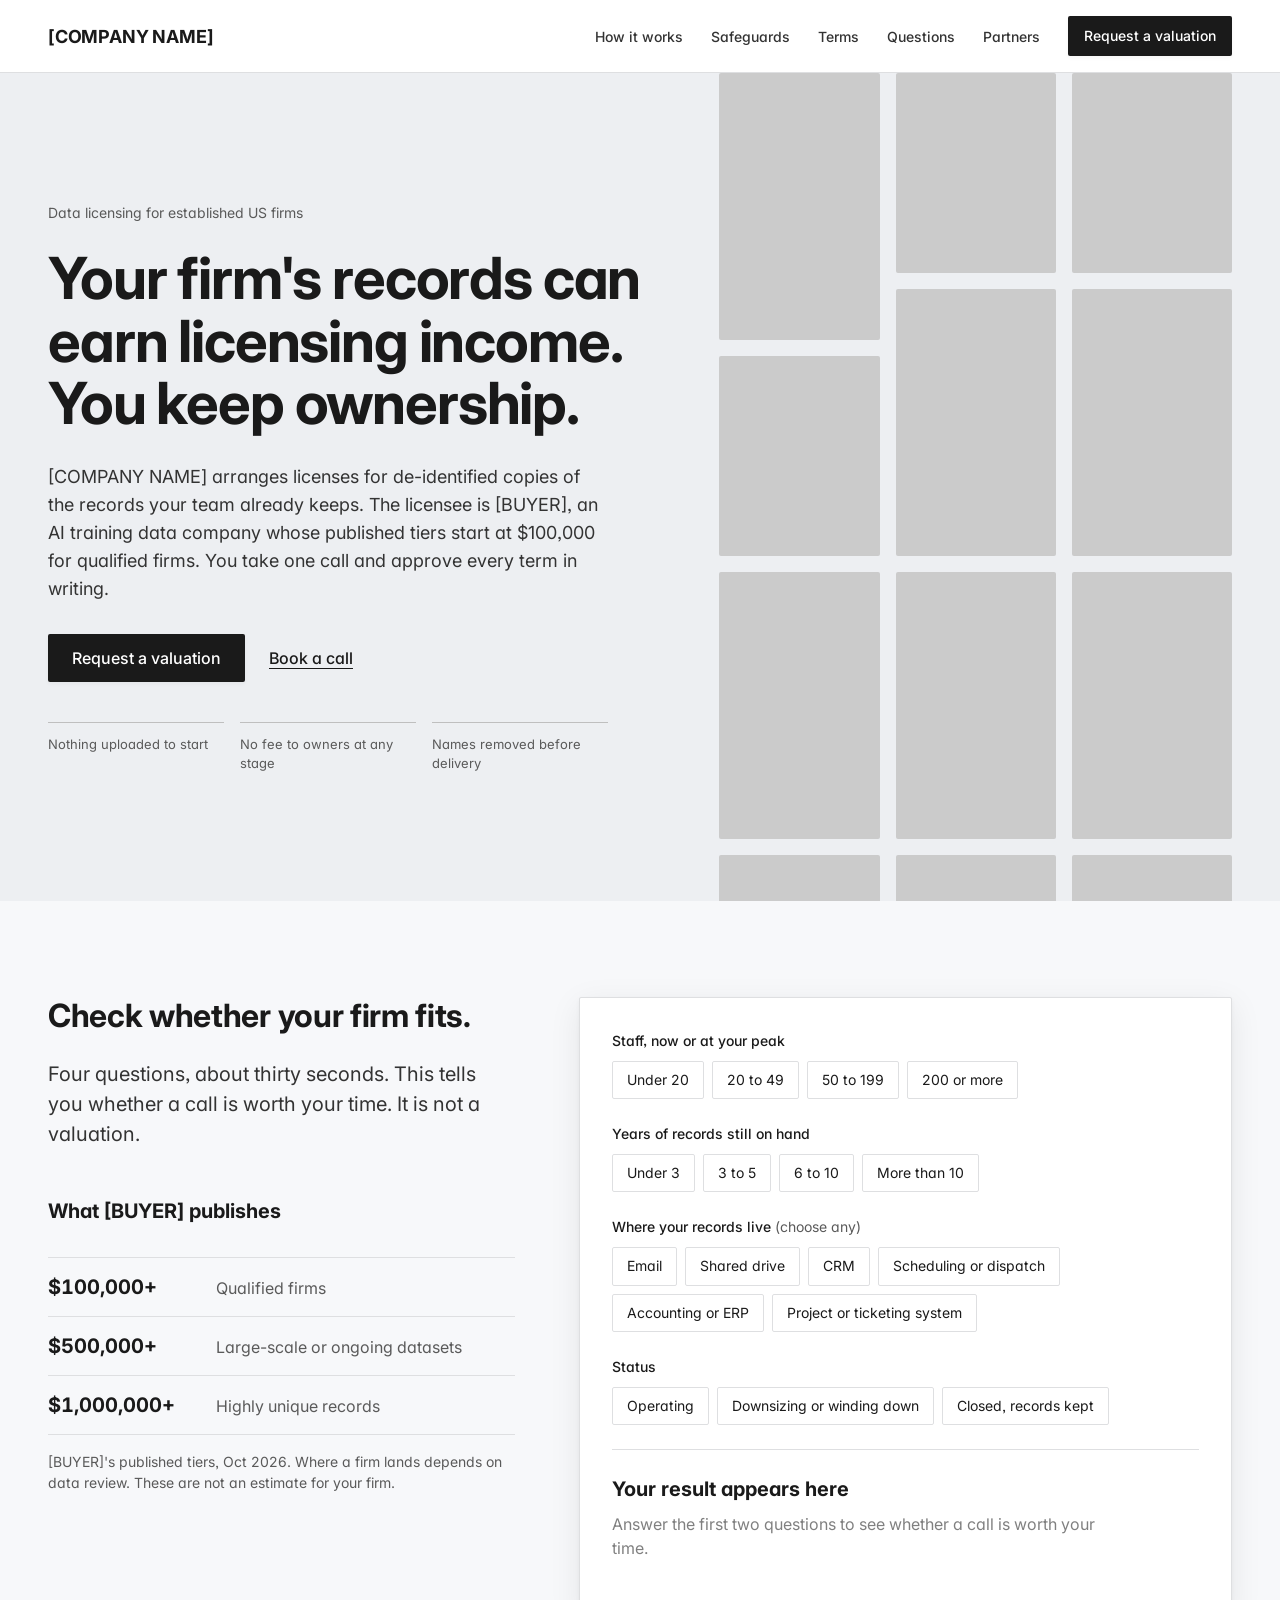
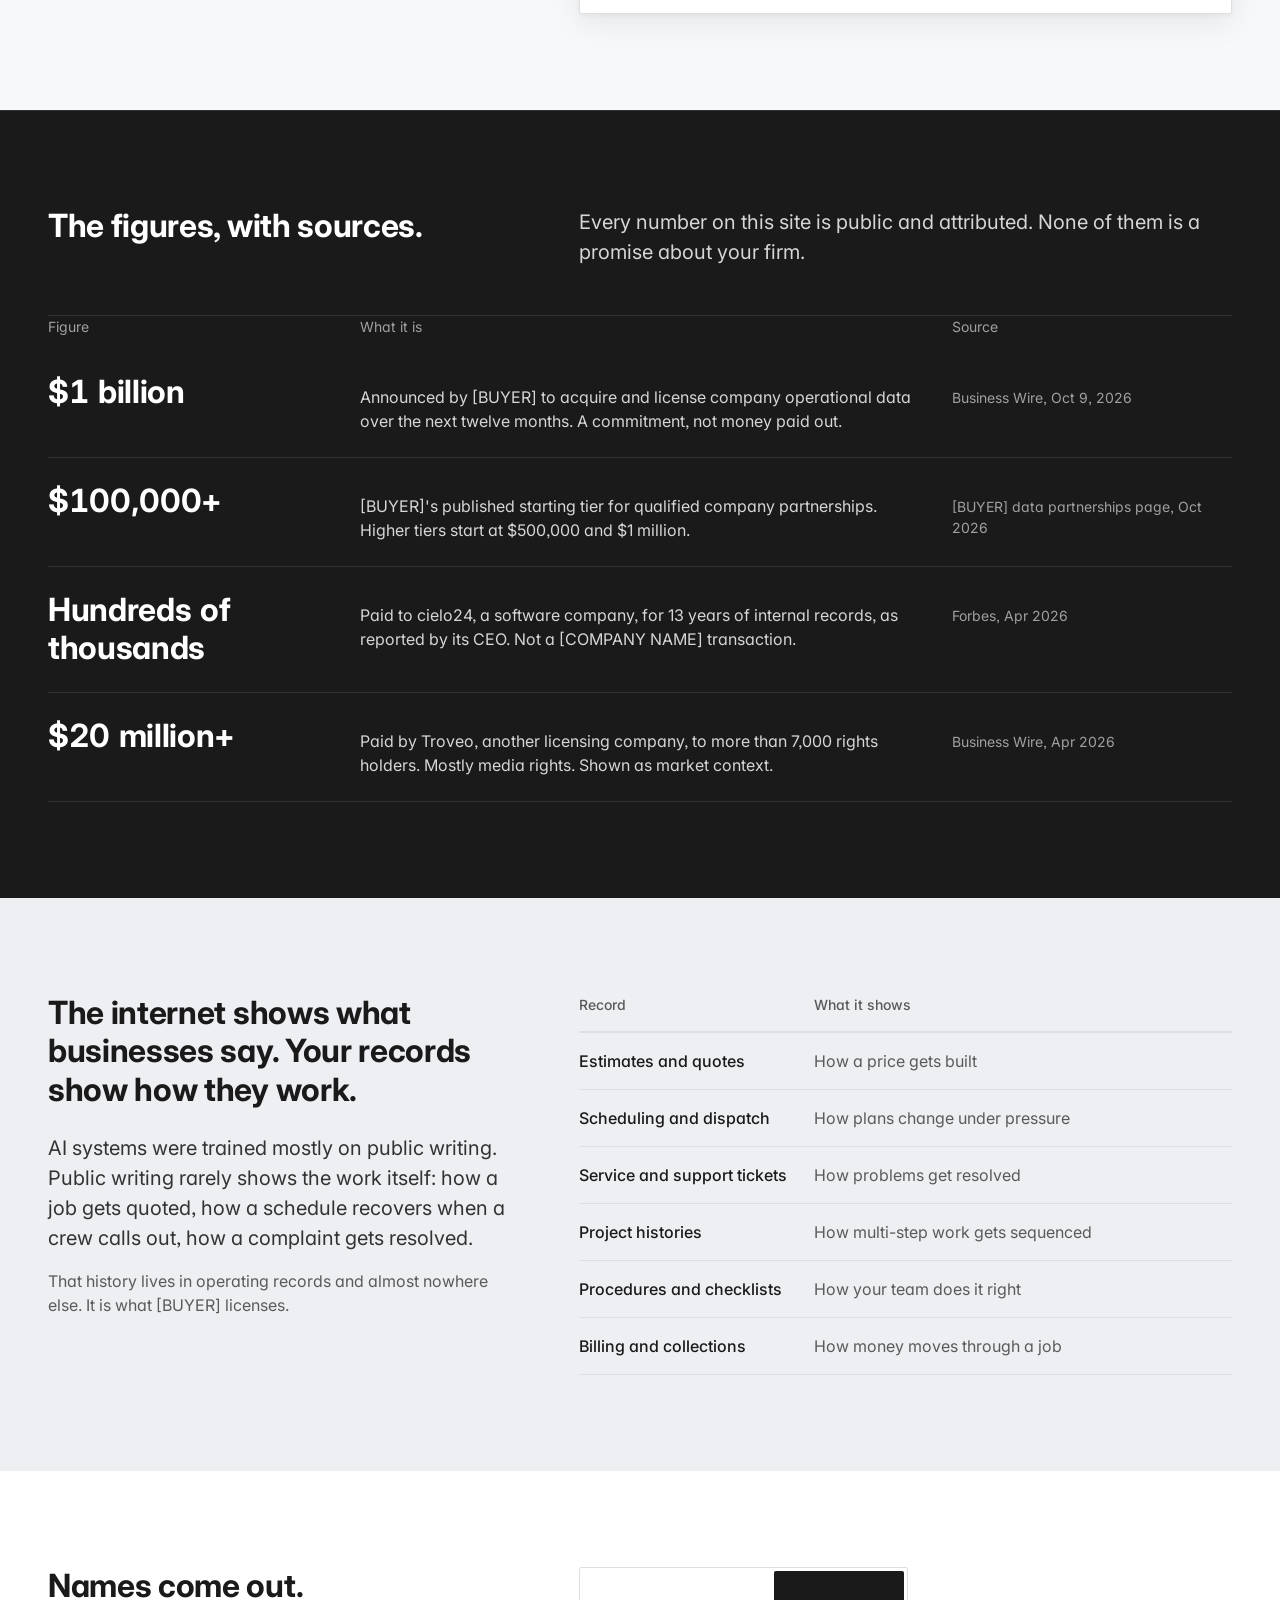
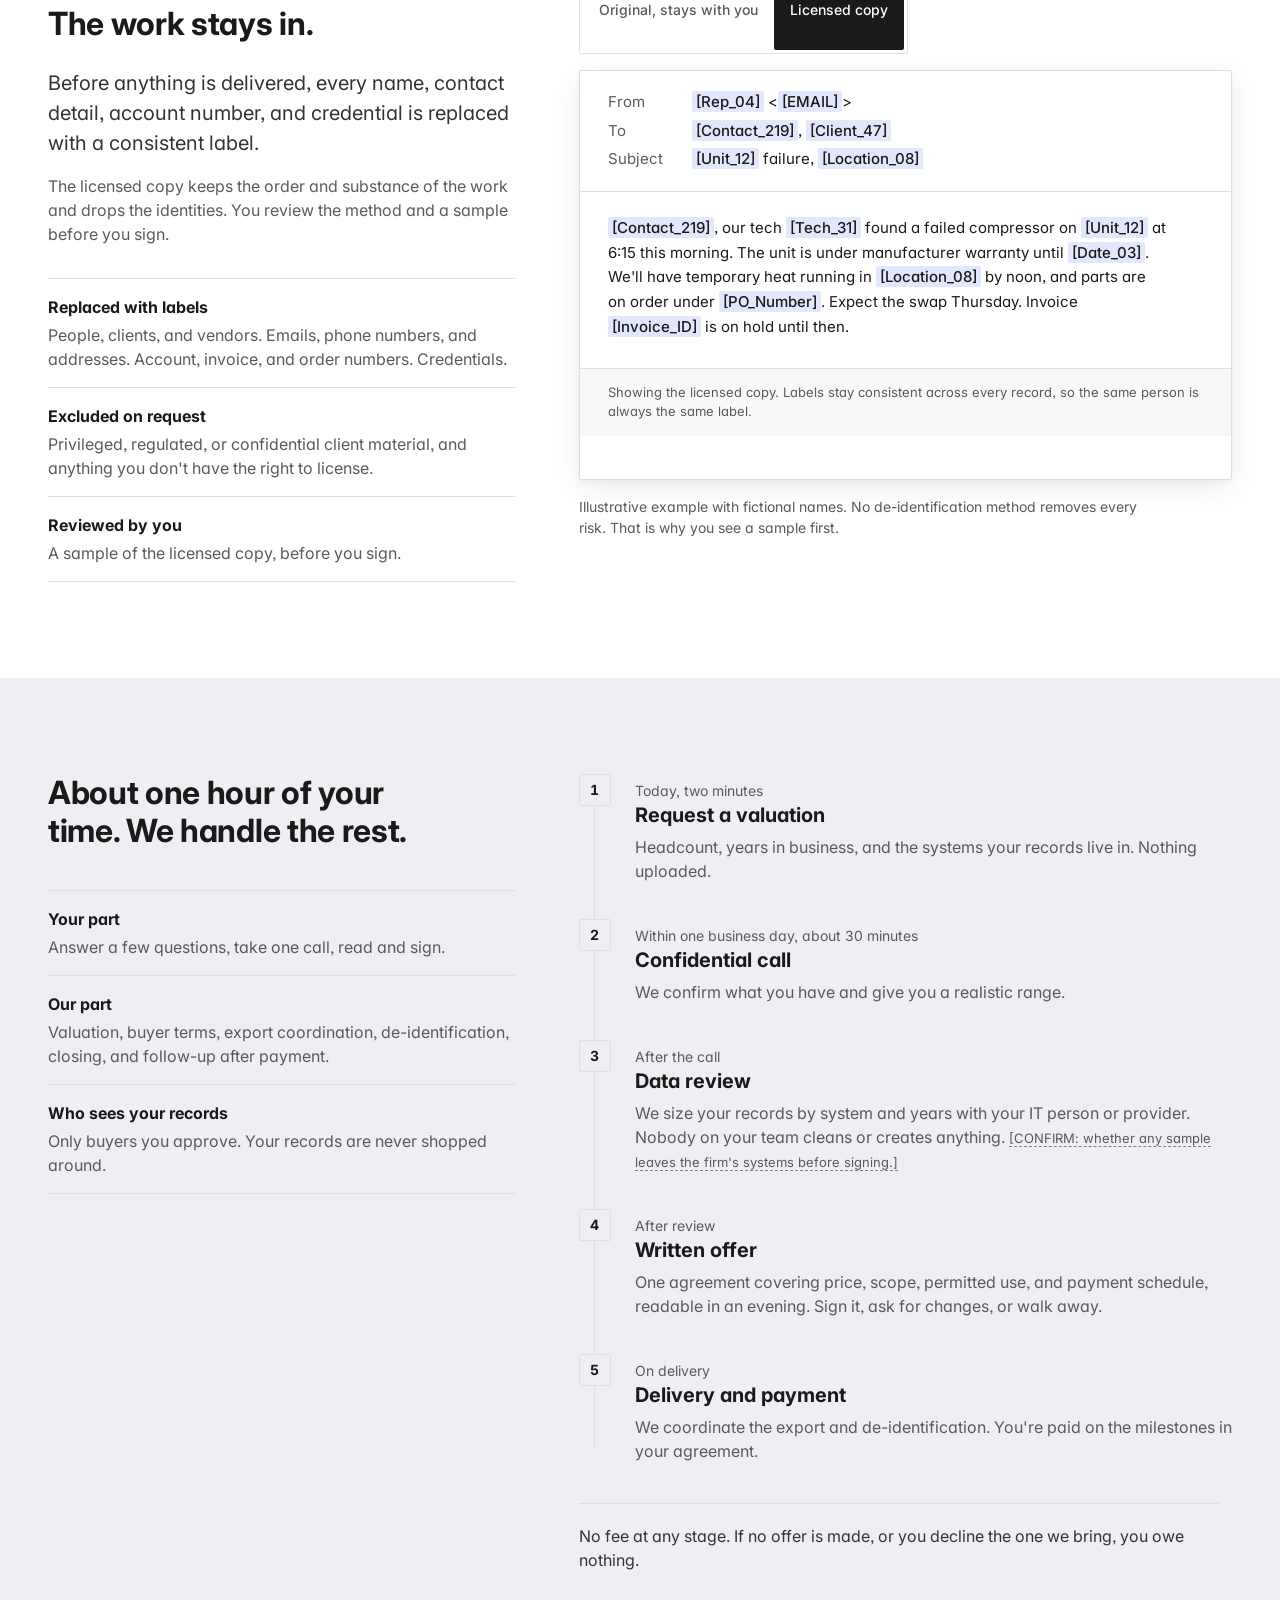
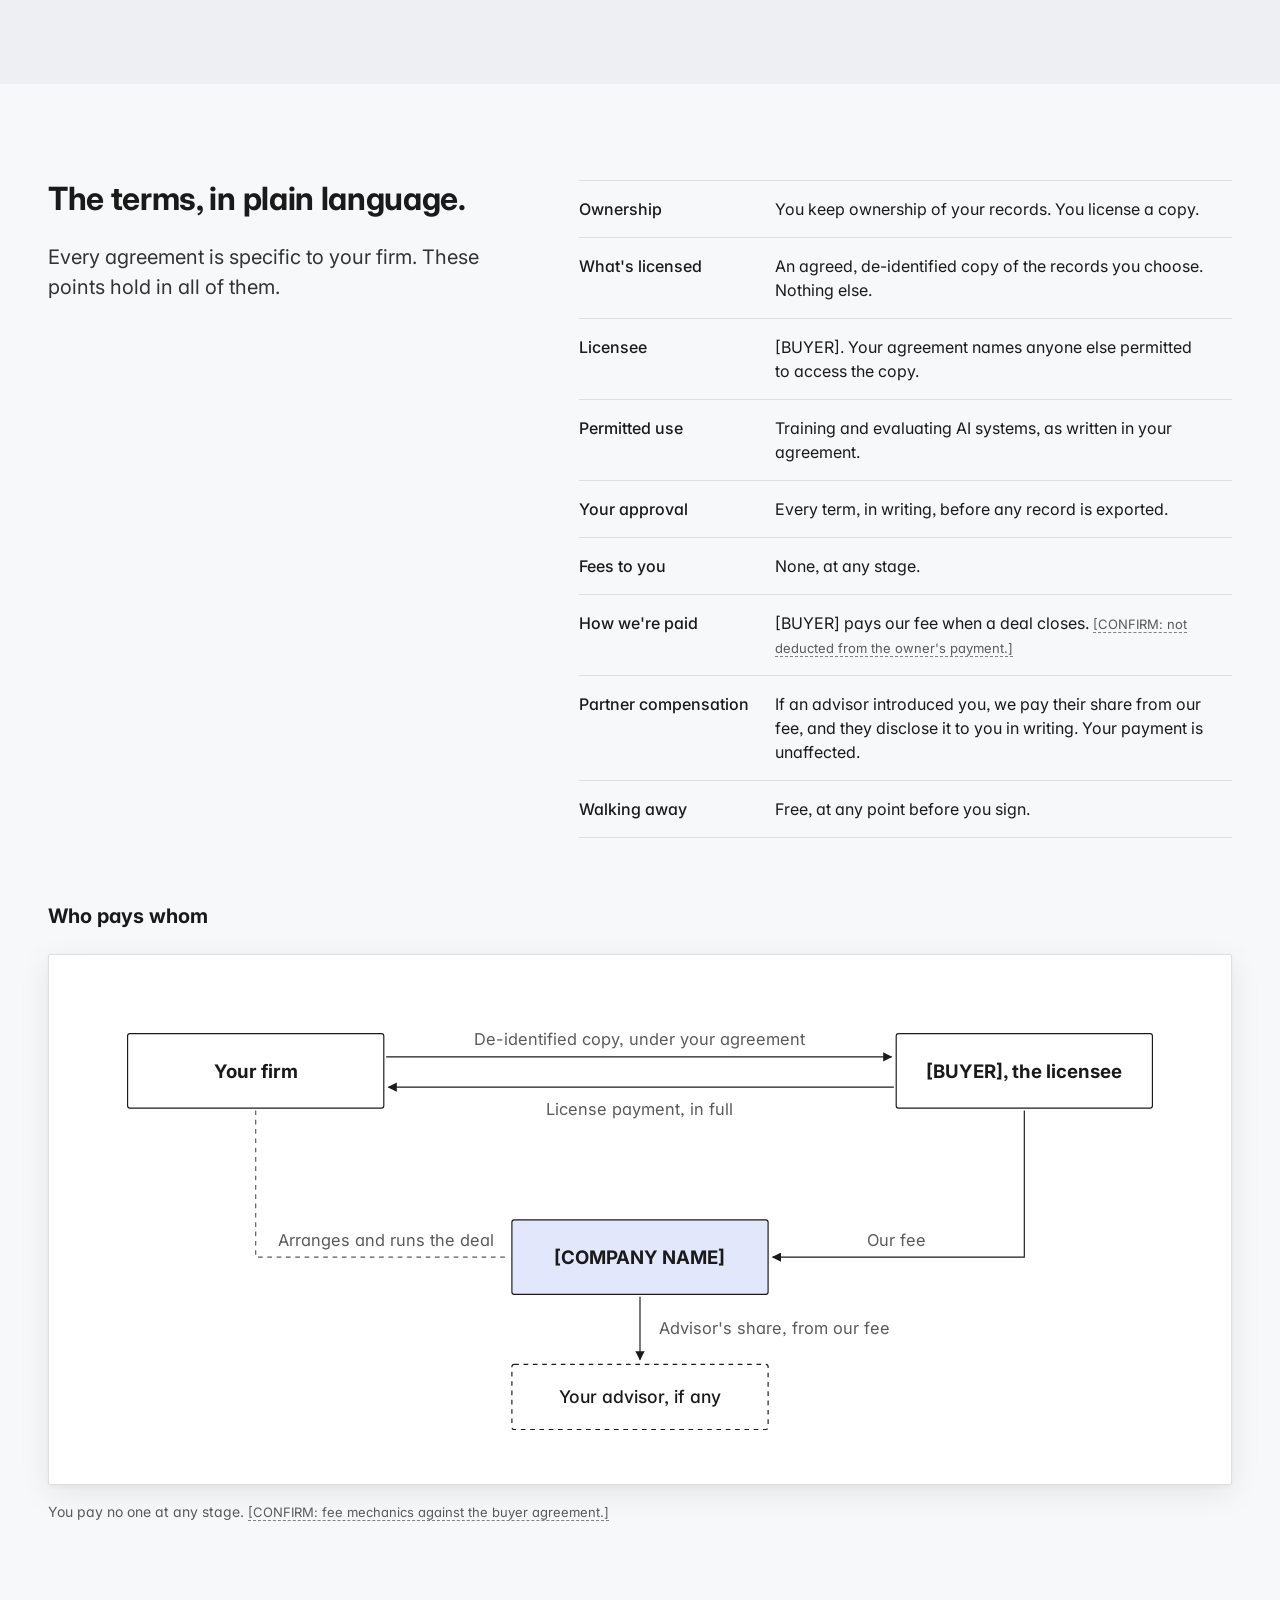
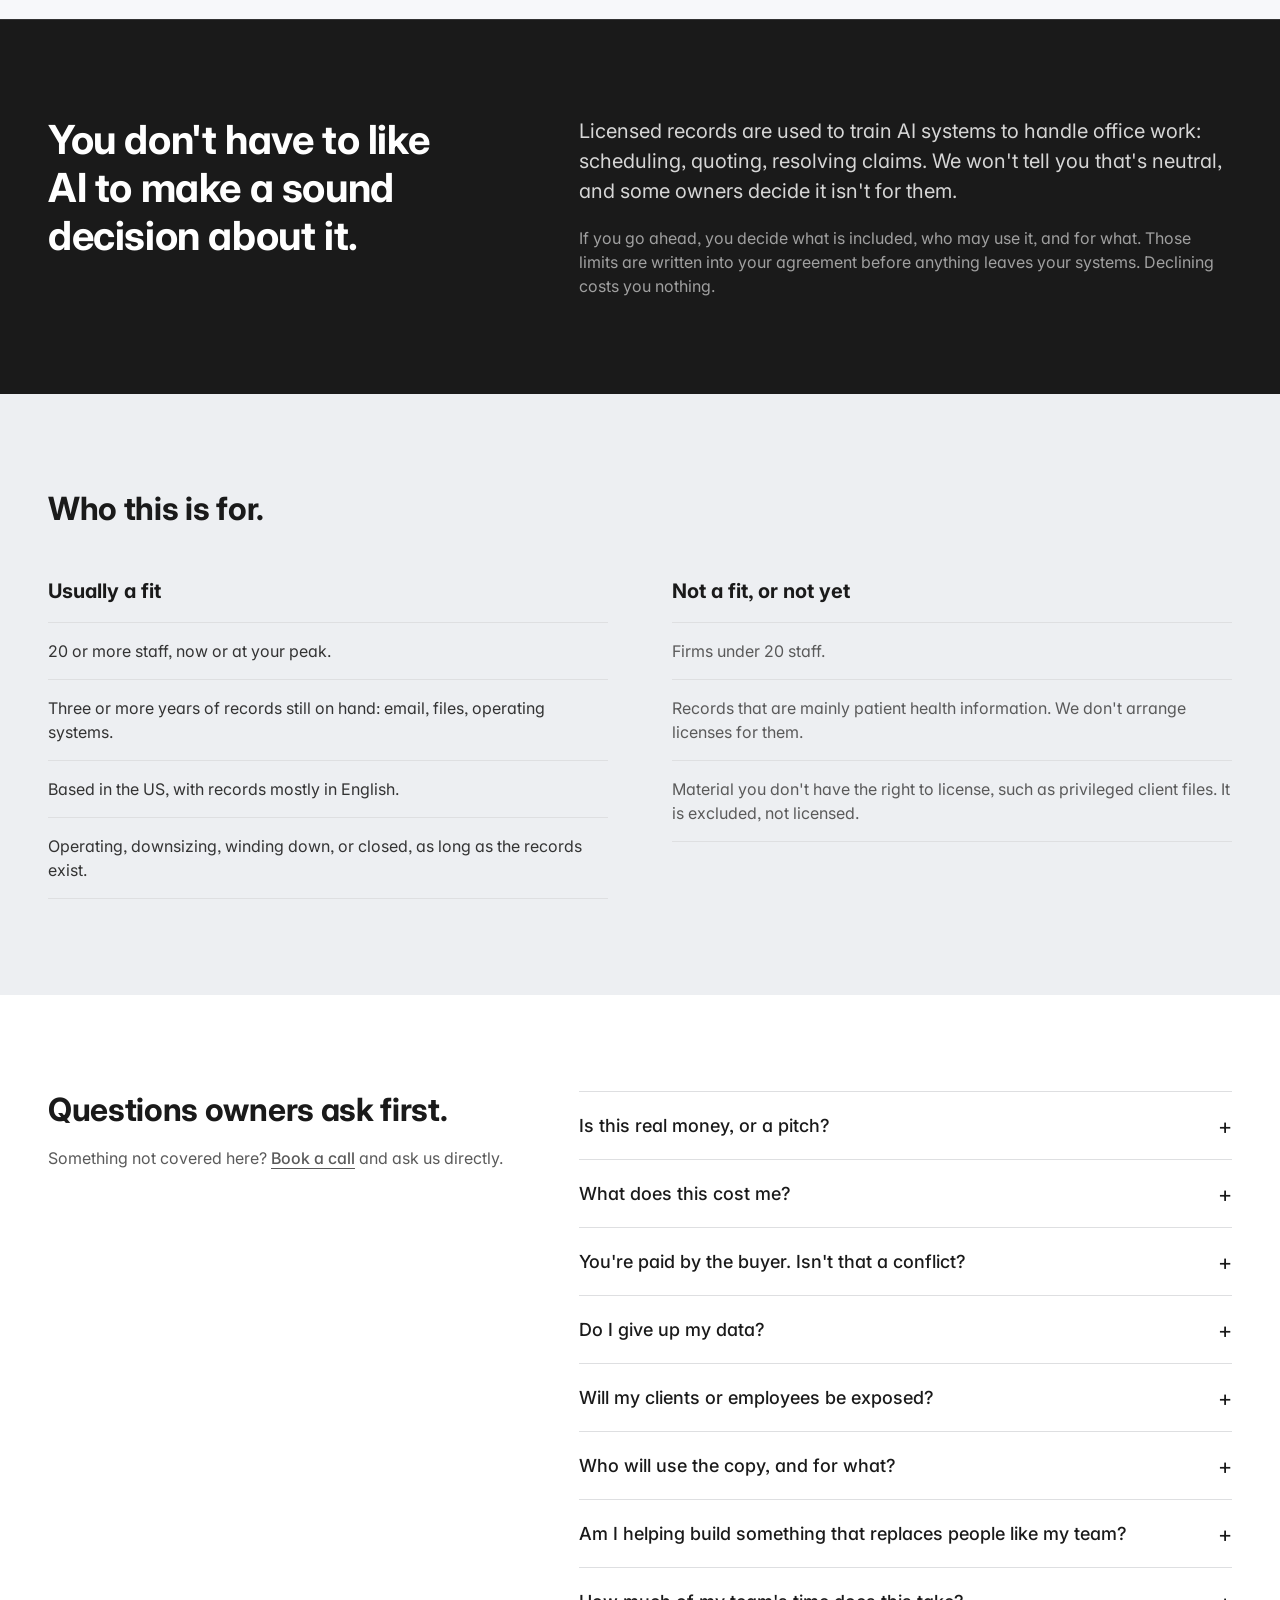
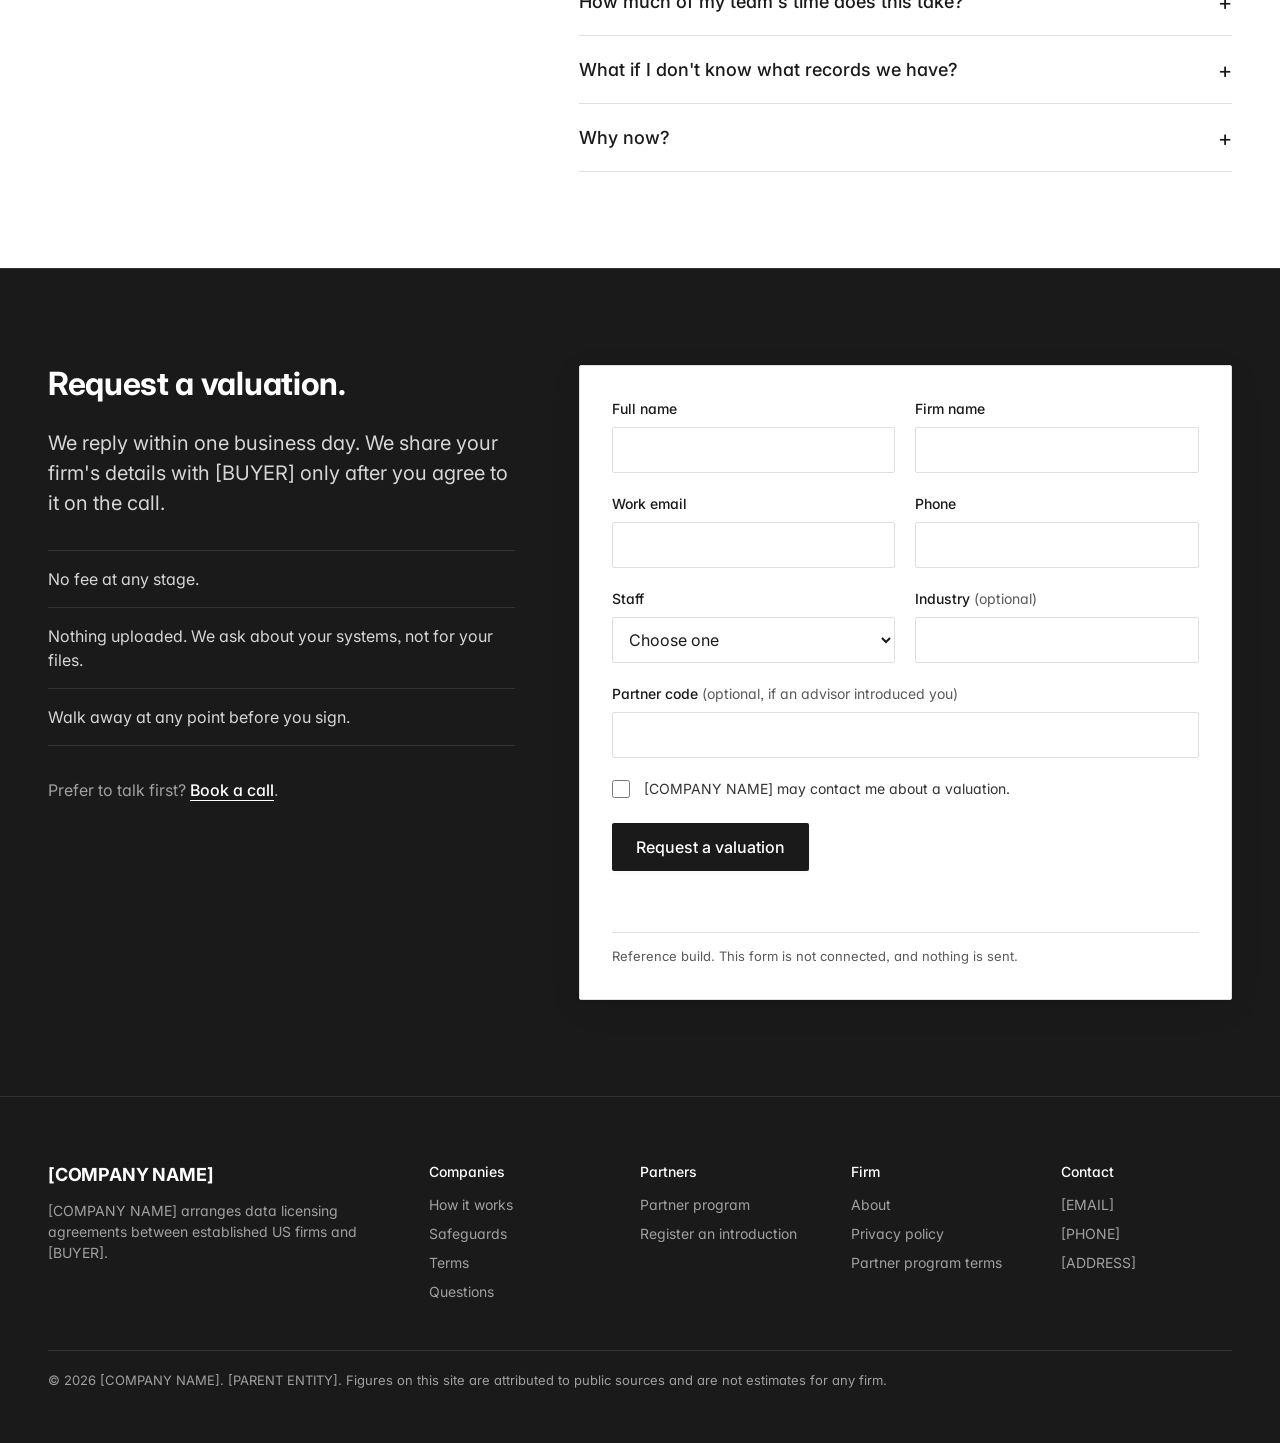
<file: reference/index.html>
<!DOCTYPE html>
<html lang="en">
<head>
  <meta charset="utf-8">
  <meta name="viewport" content="width=device-width, initial-scale=1">
  <title>[COMPANY NAME] | Data licensing for established US firms</title>
  <meta name="description" content="[COMPANY NAME] arranges licenses for de-identified copies of the records established US firms already keep. You keep ownership and approve every term in writing.">
  <link rel="preconnect" href="https://fonts.googleapis.com">
  <link rel="preconnect" href="https://fonts.gstatic.com" crossorigin>
  <link href="https://fonts.googleapis.com/css2?family=Inter:wght@400;500;700&display=swap" rel="stylesheet">
  <link rel="stylesheet" href="assets/site.css">
  <style>
    /* Hero image variables from image-spec.md. The final hero uses the supplied ATRIUM spec. */
    :root {
      --img-sculpt: url(https://d2ol7oe51mr4n9.cloudfront.net/user_38xzZboKViGWJOttwIXH07lWA1P/fc524fc3-03c3-40a1-9954-22eab1322592.webp);
      --img-man: url(https://d2ol7oe51mr4n9.cloudfront.net/user_38xzZboKViGWJOttwIXH07lWA1P/1d56967e-0ed5-40f8-812d-9360e5ec1780.webp);
      --img-visit: url(https://d2ol7oe51mr4n9.cloudfront.net/user_38xzZboKViGWJOttwIXH07lWA1P/5f3f6135-26b9-4c48-92ad-105161327cbc.webp);
      --img-sil: url(https://d2ol7oe51mr4n9.cloudfront.net/user_38xzZboKViGWJOttwIXH07lWA1P/e7b68ae9-9240-4f52-a0a2-89082df4b8d0.webp);
      --grain: url(https://d2ol7oe51mr4n9.cloudfront.net/user_38xzZboKViGWJOttwIXH07lWA1P/40b7fef3-410d-4ef3-bd67-0a2fc7ee5a1d.svg);
    }
  </style>
</head>
<body>

<a class="visually-hidden" href="#main">Skip to content</a>

<header class="site-header">
  <div class="wrap">
    <a class="brand" href="index.html">[COMPANY NAME]</a>
    <nav class="nav" aria-label="Primary">
      <ul>
        <li><a class="nav-link" href="#how">How it works</a></li>
        <li><a class="nav-link" href="#safeguards">Safeguards</a></li>
        <li><a class="nav-link" href="#terms">Terms</a></li>
        <li><a class="nav-link" href="#questions">Questions</a></li>
        <li><a class="nav-link" href="partners.html">Partners</a></li>
      </ul>
      <a class="btn btn--small" href="#request">Request a valuation</a>
    </nav>
  </div>
</header>

<main id="main">

  <!-- HERO: copy per copy-deck v2. Mosaic approximates the supplied ATRIUM spec. -->
  <section class="hero" aria-labelledby="hero-title">
    <div class="wrap">
      <div class="hero-copy">
        <p class="eyebrow">Data licensing for established US firms</p>
        <h1 id="hero-title">Your firm's records can earn licensing income. <span class="second">You keep ownership.</span></h1>
        <p class="sub">[COMPANY NAME] arranges licenses for de-identified copies of the records your team already keeps. The licensee is [BUYER], an AI training data company whose published tiers start at $100,000 for qualified firms. You take one call and approve every term in writing.</p>
        <div class="actions">
          <a class="btn" href="#request">Request a valuation</a>
          <a class="text-link" href="#request">Book a call</a>
        </div>
        <ul class="assurances">
          <li>Nothing uploaded to start</li>
          <li>No fee to owners at any stage</li>
          <li>Names removed before delivery</li>
        </ul>
      </div>
      <div class="mosaic" aria-hidden="true">
        <div class="col"><div class="track">
          <div class="tile" style="background-image:var(--img-sculpt)"></div>
          <div class="tile short" style="background-image:var(--img-man)"></div>
          <div class="tile" style="background-image:var(--img-visit)"></div>
          <div class="tile" style="background-image:var(--img-sculpt)"></div>
          <div class="tile short" style="background-image:var(--img-man)"></div>
          <div class="tile" style="background-image:var(--img-visit)"></div>
        </div></div>
        <div class="col"><div class="track">
          <div class="tile short" style="background-image:var(--img-man)"></div>
          <div class="tile" style="background-image:var(--img-visit)"></div>
          <div class="tile" style="background-image:var(--img-sil)"></div>
          <div class="tile short" style="background-image:var(--img-man)"></div>
          <div class="tile" style="background-image:var(--img-visit)"></div>
          <div class="tile" style="background-image:var(--img-sil)"></div>
        </div></div>
        <div class="col"><div class="track">
          <div class="tile short" style="background-image:var(--img-visit)"></div>
          <div class="tile" style="background-image:var(--img-sil)"></div>
          <div class="tile" style="background-image:var(--img-sculpt)"></div>
          <div class="tile short" style="background-image:var(--img-visit)"></div>
          <div class="tile" style="background-image:var(--img-sil)"></div>
          <div class="tile" style="background-image:var(--img-sculpt)"></div>
        </div></div>
      </div>
    </div>
  </section>

  <!-- ELIGIBILITY CHECK -->
  <section class="band band--paper" id="fit-check" aria-labelledby="fit-title">
    <div class="wrap split">
      <div>
        <h2 class="h2" id="fit-title">Check whether your firm fits.</h2>
        <p class="lead">Four questions, about thirty seconds. This tells you whether a call is worth your time. It is not a valuation.</p>
        <h3 class="h3" style="margin-top:48px">What [BUYER] publishes</h3>
        <dl class="tiers">
          <div><dt>$100,000+</dt><dd>Qualified firms</dd></div>
          <div><dt>$500,000+</dt><dd>Large-scale or ongoing datasets</dd></div>
          <div><dt>$1,000,000+</dt><dd>Highly unique records</dd></div>
        </dl>
        <p class="caption">[BUYER]'s published tiers, Oct 2026. Where a firm lands depends on data review. These are not an estimate for your firm.</p>
      </div>

      <form class="object check" id="fit-form" aria-describedby="fit-result">
        <fieldset>
          <legend>Staff, now or at your peak</legend>
          <div class="choices">
            <label class="choice"><input type="radio" name="staff" value="u20"><span>Under 20</span></label>
            <label class="choice"><input type="radio" name="staff" value="20-49"><span>20 to 49</span></label>
            <label class="choice"><input type="radio" name="staff" value="50-199"><span>50 to 199</span></label>
            <label class="choice"><input type="radio" name="staff" value="200+"><span>200 or more</span></label>
          </div>
        </fieldset>
        <fieldset>
          <legend>Years of records still on hand</legend>
          <div class="choices">
            <label class="choice"><input type="radio" name="years" value="u3"><span>Under 3</span></label>
            <label class="choice"><input type="radio" name="years" value="3-5"><span>3 to 5</span></label>
            <label class="choice"><input type="radio" name="years" value="6-10"><span>6 to 10</span></label>
            <label class="choice"><input type="radio" name="years" value="10+"><span>More than 10</span></label>
          </div>
        </fieldset>
        <fieldset>
          <legend>Where your records live <span class="hint" style="font-weight:400;color:var(--iron)">(choose any)</span></legend>
          <div class="choices">
            <label class="choice"><input type="checkbox" name="systems" value="email"><span>Email</span></label>
            <label class="choice"><input type="checkbox" name="systems" value="drive"><span>Shared drive</span></label>
            <label class="choice"><input type="checkbox" name="systems" value="crm"><span>CRM</span></label>
            <label class="choice"><input type="checkbox" name="systems" value="dispatch"><span>Scheduling or dispatch</span></label>
            <label class="choice"><input type="checkbox" name="systems" value="erp"><span>Accounting or ERP</span></label>
            <label class="choice"><input type="checkbox" name="systems" value="tickets"><span>Project or ticketing system</span></label>
          </div>
        </fieldset>
        <fieldset>
          <legend>Status</legend>
          <div class="choices">
            <label class="choice"><input type="radio" name="status" value="operating"><span>Operating</span></label>
            <label class="choice"><input type="radio" name="status" value="winding"><span>Downsizing or winding down</span></label>
            <label class="choice"><input type="radio" name="status" value="closed"><span>Closed, records kept</span></label>
          </div>
        </fieldset>
        <div class="result is-empty" id="fit-result" aria-live="polite">
          <h3>Your result appears here</h3>
          <p>Answer the first two questions to see whether a call is worth your time.</p>
        </div>
      </form>
    </div>
  </section>

  <!-- MARKET FIGURES -->
  <section class="band band--ink on-dark" aria-labelledby="figures-title">
    <div class="wrap">
      <div class="split">
        <h2 class="h2" id="figures-title">The figures, with sources.</h2>
        <p class="lead" style="margin-top:0">Every number on this site is public and attributed. None of them is a promise about your firm.</p>
      </div>
      <div class="ledger" role="table" aria-label="Market figures and sources">
        <div class="ledger-row ledger-head" role="row">
          <span role="columnheader">Figure</span><span role="columnheader">What it is</span><span role="columnheader">Source</span>
        </div>
        <div class="ledger-row" role="row">
          <span class="ledger-figure" role="cell">$1 billion</span>
          <span class="ledger-what" role="cell">Announced by [BUYER] to acquire and license company operational data over the next twelve months. A commitment, not money paid out.</span>
          <span class="ledger-source" role="cell">Business Wire, Oct 9, 2026</span>
        </div>
        <div class="ledger-row" role="row">
          <span class="ledger-figure" role="cell">$100,000+</span>
          <span class="ledger-what" role="cell">[BUYER]'s published starting tier for qualified company partnerships. Higher tiers start at $500,000 and $1 million.</span>
          <span class="ledger-source" role="cell">[BUYER] data partnerships page, Oct 2026</span>
        </div>
        <div class="ledger-row" role="row">
          <span class="ledger-figure" role="cell">Hundreds of thousands</span>
          <span class="ledger-what" role="cell">Paid to cielo24, a software company, for 13 years of internal records, as reported by its CEO. Not a [COMPANY NAME] transaction.</span>
          <span class="ledger-source" role="cell">Forbes, Apr 2026</span>
        </div>
        <div class="ledger-row" role="row">
          <span class="ledger-figure" role="cell">$20 million+</span>
          <span class="ledger-what" role="cell">Paid by Troveo, another licensing company, to more than 7,000 rights holders. Mostly media rights. Shown as market context.</span>
          <span class="ledger-source" role="cell">Business Wire, Apr 2026</span>
        </div>
      </div>
    </div>
  </section>

  <!-- WHY RECORDS HAVE VALUE -->
  <section class="band band--cloud" aria-labelledby="why-title">
    <div class="wrap split">
      <div>
        <h2 class="h2" id="why-title">The internet shows what businesses say. Your records show how they work.</h2>
        <p class="lead">AI systems were trained mostly on public writing. Public writing rarely shows the work itself: how a job gets quoted, how a schedule recovers when a crew calls out, how a complaint gets resolved.</p>
        <p class="body">That history lives in operating records and almost nowhere else. It is what [BUYER] licenses.</p>
      </div>
      <table class="table">
        <caption class="visually-hidden">What buyers look for</caption>
        <thead><tr><th scope="col">Record</th><th scope="col">What it shows</th></tr></thead>
        <tbody>
          <tr><th scope="row">Estimates and quotes</th><td>How a price gets built</td></tr>
          <tr><th scope="row">Scheduling and dispatch</th><td>How plans change under pressure</td></tr>
          <tr><th scope="row">Service and support tickets</th><td>How problems get resolved</td></tr>
          <tr><th scope="row">Project histories</th><td>How multi-step work gets sequenced</td></tr>
          <tr><th scope="row">Procedures and checklists</th><td>How your team does it right</td></tr>
          <tr><th scope="row">Billing and collections</th><td>How money moves through a job</td></tr>
        </tbody>
      </table>
    </div>
  </section>

  <!-- SAFEGUARDS -->
  <section class="band band--white" id="safeguards" aria-labelledby="safe-title">
    <div class="wrap split">
      <div>
        <h2 class="h2" id="safe-title">Names come out. The work stays in.</h2>
        <p class="lead">Before anything is delivered, every name, contact detail, account number, and credential is replaced with a consistent label.</p>
        <p class="body">The licensed copy keeps the order and substance of the work and drops the identities. You review the method and a sample before you sign.</p>
        <ul class="rows safeguards">
          <li><strong>Replaced with labels</strong><span>People, clients, and vendors. Emails, phone numbers, and addresses. Account, invoice, and order numbers. Credentials.</span></li>
          <li><strong>Excluded on request</strong><span>Privileged, regulated, or confidential client material, and anything you don't have the right to license.</span></li>
          <li><strong>Reviewed by you</strong><span>A sample of the licensed copy, before you sign.</span></li>
        </ul>
      </div>

      <div class="specimen-wrap">
        <div class="toggle" role="group" aria-label="Choose which version of the record to show">
          <button type="button" data-show="original" aria-pressed="false">Original, stays with you</button>
          <button type="button" data-show="licensed" aria-pressed="true">Licensed copy</button>
        </div>
        <article class="object doc" id="specimen" data-mode="licensed" aria-label="Specimen record">
          <dl class="doc-head">
            <div><dt>From</dt><dd><span class="r" data-o="Renee Castillo" data-l="[Rep_04]">[Rep_04]</span> &lt;<span class="r" data-o="renee@northgateair.com" data-l="[EMAIL]">[EMAIL]</span>&gt;</dd></div>
            <div><dt>To</dt><dd><span class="r" data-o="Tom Becker" data-l="[Contact_219]">[Contact_219]</span>, <span class="r" data-o="Facilities, Linden Office Park" data-l="[Client_47]">[Client_47]</span></dd></div>
            <div><dt>Subject</dt><dd><span class="r" data-o="RTU-3" data-l="[Unit_12]">[Unit_12]</span> failure, <span class="r" data-o="Suite 200" data-l="[Location_08]">[Location_08]</span></dd></div>
          </dl>
          <div class="doc-body">
            <p><span class="r" data-o="Tom" data-l="[Contact_219]">[Contact_219]</span>, our tech <span class="r" data-o="Marcus Hall" data-l="[Tech_31]">[Tech_31]</span> found a failed compressor on <span class="r" data-o="RTU-3" data-l="[Unit_12]">[Unit_12]</span> at 6:15 this morning. The unit is under manufacturer warranty until <span class="r" data-o="March" data-l="[Date_03]">[Date_03]</span>. We'll have temporary heat running in <span class="r" data-o="Suite 200" data-l="[Location_08]">[Location_08]</span> by noon, and parts are on order under <span class="r" data-o="PO 55120" data-l="[PO_Number]">[PO_Number]</span>. Expect the swap Thursday. Invoice <span class="r" data-o="20931" data-l="[Invoice_ID]">[Invoice_ID]</span> is on hold until then.</p>
          </div>
          <p class="doc-foot" id="specimen-status">Showing the licensed copy. Labels stay consistent across every record, so the same person is always the same label.</p>
        </article>
        <p class="caption" style="margin-top:0">Illustrative example with fictional names. No de-identification method removes every risk. That is why you see a sample first.</p>
      </div>
    </div>
  </section>

  <!-- HOW IT WORKS -->
  <section class="band band--cloud" id="how" aria-labelledby="how-title">
    <div class="wrap split">
      <div class="sticky">
        <h2 class="h2" id="how-title">About one hour of your time. We handle the rest.</h2>
        <ul class="rows parts">
          <li><strong>Your part</strong><span>Answer a few questions, take one call, read and sign.</span></li>
          <li><strong>Our part</strong><span>Valuation, buyer terms, export coordination, de-identification, closing, and follow-up after payment.</span></li>
          <li><strong>Who sees your records</strong><span>Only buyers you approve. Your records are never shopped around.</span></li>
        </ul>
      </div>
      <div>
        <ol class="steps">
          <li><span class="step-n">1</span><div><p class="step-when">Today, two minutes</p><h3>Request a valuation</h3><p>Headcount, years in business, and the systems your records live in. Nothing uploaded.</p></div></li>
          <li><span class="step-n">2</span><div><p class="step-when">Within one business day, about 30 minutes</p><h3>Confidential call</h3><p>We confirm what you have and give you a realistic range.</p></div></li>
          <li><span class="step-n">3</span><div><p class="step-when">After the call</p><h3>Data review</h3><p>We size your records by system and years with your IT person or provider. Nobody on your team cleans or creates anything. <span class="confirm">[CONFIRM: whether any sample leaves the firm's systems before signing.]</span></p></div></li>
          <li><span class="step-n">4</span><div><p class="step-when">After review</p><h3>Written offer</h3><p>One agreement covering price, scope, permitted use, and payment schedule, readable in an evening. Sign it, ask for changes, or walk away.</p></div></li>
          <li><span class="step-n">5</span><div><p class="step-when">On delivery</p><h3>Delivery and payment</h3><p>We coordinate the export and de-identification. You're paid on the milestones in your agreement.</p></div></li>
        </ol>
        <p class="closing">No fee at any stage. If no offer is made, or you decline the one we bring, you owe nothing.</p>
      </div>
    </div>
  </section>

  <!-- TERMS AT A GLANCE + WHO PAYS WHOM -->
  <section class="band band--paper" id="terms" aria-labelledby="terms-title">
    <div class="wrap">
      <div class="split">
        <div>
          <h2 class="h2" id="terms-title">The terms, in plain language.</h2>
          <p class="lead">Every agreement is specific to your firm. These points hold in all of them.</p>
        </div>
        <table class="table table--terms">
          <caption class="visually-hidden">Terms that hold in every agreement</caption>
          <tbody>
            <tr><th scope="row">Ownership</th><td>You keep ownership of your records. You license a copy.</td></tr>
            <tr><th scope="row">What's licensed</th><td>An agreed, de-identified copy of the records you choose. Nothing else.</td></tr>
            <tr><th scope="row">Licensee</th><td>[BUYER]. Your agreement names anyone else permitted to access the copy.</td></tr>
            <tr><th scope="row">Permitted use</th><td>Training and evaluating AI systems, as written in your agreement.</td></tr>
            <tr><th scope="row">Your approval</th><td>Every term, in writing, before any record is exported.</td></tr>
            <tr><th scope="row">Fees to you</th><td>None, at any stage.</td></tr>
            <tr><th scope="row">How we're paid</th><td>[BUYER] pays our fee when a deal closes. <span class="confirm">[CONFIRM: not deducted from the owner's payment.]</span></td></tr>
            <tr><th scope="row">Partner compensation</th><td>If an advisor introduced you, we pay their share from our fee, and they disclose it to you in writing. Your payment is unaffected.</td></tr>
            <tr><th scope="row">Walking away</th><td>Free, at any point before you sign.</td></tr>
          </tbody>
        </table>
      </div>

      <div class="flow">
        <h3 class="h3">Who pays whom</h3>
        <figure class="object flow-figure">
          <svg viewBox="0 0 960 400" role="img" aria-labelledby="flow-t flow-d" xmlns="http://www.w3.org/2000/svg">
            <title id="flow-t">Who pays whom</title>
            <desc id="flow-d">Your firm sends a de-identified copy to [BUYER]. [BUYER] pays your license payment to your firm and pays our fee to [COMPANY NAME]. [COMPANY NAME] arranges the deal and, if an advisor introduced you, pays their share from its fee.</desc>
            <defs>
              <marker id="ah" viewBox="0 0 10 10" refX="9" refY="5" markerWidth="8" markerHeight="8" orient="auto-start-reverse">
                <path d="M0,0 L10,5 L0,10 z" fill="#1a1a1a"/>
              </marker>
            </defs>
            <g font-family="Inter, system-ui, sans-serif">
              <!-- nodes -->
              <rect x="40" y="40" width="220" height="64" rx="2" fill="#fff" stroke="#1a1a1a"/>
              <text x="150" y="78" text-anchor="middle" font-size="16" font-weight="700" fill="#1a1a1a">Your firm</text>

              <rect x="700" y="40" width="220" height="64" rx="2" fill="#fff" stroke="#1a1a1a"/>
              <text x="810" y="78" text-anchor="middle" font-size="16" font-weight="700" fill="#1a1a1a">[BUYER], the licensee</text>

              <rect x="370" y="200" width="220" height="64" rx="2" fill="#e2e7fc" stroke="#1a1a1a"/>
              <text x="480" y="238" text-anchor="middle" font-size="16" font-weight="700" fill="#1a1a1a">[COMPANY NAME]</text>

              <rect x="370" y="324" width="220" height="56" rx="2" fill="#fff" stroke="#1a1a1a" stroke-dasharray="4 4"/>
              <text x="480" y="357" text-anchor="middle" font-size="15" font-weight="500" fill="#1a1a1a">Your advisor, if any</text>

              <!-- firm -> buyer: copy -->
              <line x1="262" y1="60" x2="696" y2="60" stroke="#1a1a1a" marker-end="url(#ah)"/>
              <text x="480" y="50" text-anchor="middle" font-size="14" fill="#5a5a5a">De-identified copy, under your agreement</text>

              <!-- buyer -> firm: license payment -->
              <line x1="698" y1="86" x2="264" y2="86" stroke="#1a1a1a" marker-end="url(#ah)"/>
              <text x="480" y="110" text-anchor="middle" font-size="14" fill="#5a5a5a">License payment, in full</text>

              <!-- buyer -> company: fee -->
              <path d="M810,106 L810,232 L594,232" fill="none" stroke="#1a1a1a" marker-end="url(#ah)"/>
              <text x="700" y="222" text-anchor="middle" font-size="14" fill="#5a5a5a">Our fee</text>

              <!-- company <-> firm: arranges -->
              <path d="M150,106 L150,232 L368,232" fill="none" stroke="#5a5a5a" stroke-dasharray="4 4"/>
              <text x="262" y="222" text-anchor="middle" font-size="14" fill="#5a5a5a">Arranges and runs the deal</text>

              <!-- company -> advisor: share -->
              <line x1="480" y1="266" x2="480" y2="320" stroke="#1a1a1a" marker-end="url(#ah)"/>
              <text x="496" y="298" font-size="14" fill="#5a5a5a">Advisor's share, from our fee</text>
            </g>
          </svg>
          <ol class="flow-list">
            <li>Your firm licenses a de-identified copy to [BUYER], under your agreement.</li>
            <li>[BUYER] pays your license payment, in full, to your firm.</li>
            <li>[BUYER] pays our fee to [COMPANY NAME].</li>
            <li>If an advisor introduced you, [COMPANY NAME] pays their share from its fee.</li>
          </ol>
        </figure>
        <p class="caption">You pay no one at any stage. <span class="confirm">[CONFIRM: fee mechanics against the buyer agreement.]</span></p>
      </div>
    </div>
  </section>

  <!-- A FAIR QUESTION -->
  <section class="band band--ink on-dark statement" aria-labelledby="fair-title">
    <div class="wrap split">
      <h2 class="h2" id="fair-title">You don't have to like AI to make a sound decision about it.</h2>
      <div>
        <p class="lead" style="margin-top:0">Licensed records are used to train AI systems to handle office work: scheduling, quoting, resolving claims. We won't tell you that's neutral, and some owners decide it isn't for them.</p>
        <p class="body" style="margin-top:20px">If you go ahead, you decide what is included, who may use it, and for what. Those limits are written into your agreement before anything leaves your systems. Declining costs you nothing.</p>
      </div>
    </div>
  </section>

  <!-- WHO THIS IS FOR -->
  <section class="band band--cloud" aria-labelledby="who-title">
    <div class="wrap">
      <h2 class="h2" id="who-title">Who this is for.</h2>
      <div class="fit-cols">
        <div>
          <h3>Usually a fit</h3>
          <ul class="rows">
            <li>20 or more staff, now or at your peak.</li>
            <li>Three or more years of records still on hand: email, files, operating systems.</li>
            <li>Based in the US, with records mostly in English.</li>
            <li>Operating, downsizing, winding down, or closed, as long as the records exist.</li>
          </ul>
        </div>
        <div class="not">
          <h3>Not a fit, or not yet</h3>
          <ul class="rows">
            <li>Firms under 20 staff.</li>
            <li>Records that are mainly patient health information. We don't arrange licenses for them.</li>
            <li>Material you don't have the right to license, such as privileged client files. It is excluded, not licensed.</li>
          </ul>
        </div>
      </div>
    </div>
  </section>

  <!-- QUESTIONS -->
  <section class="band band--white" id="questions" aria-labelledby="q-title">
    <div class="wrap split">
      <div>
        <h2 class="h2" id="q-title">Questions owners ask first.</h2>
        <p class="body">Something not covered here? <a class="text-link" href="#request">Book a call</a> and ask us directly.</p>
      </div>
      <div class="faq">
        <details><summary>Is this real money, or a pitch?</summary><div class="answer"><p>Real, and in writing before you commit. [BUYER] publishes licensing tiers starting at $100,000 for qualified firms. Your offer arrives as a written agreement with the price in it. You decide after reading it.</p></div></details>
        <details><summary>What does this cost me?</summary><div class="answer"><p>Nothing, at any stage. [BUYER] pays our fee when a deal closes. No deal, no fee.</p></div></details>
        <details><summary>You're paid by the buyer. Isn't that a conflict?</summary><div class="answer"><p>It's the same arrangement as a recruiter paid by the employer, and we disclose it here and in your agreement. Our work only pays if you sign, so our job is to bring you terms you're willing to sign. If they aren't right for you, there's no deal and no fee for anyone.</p></div></details>
        <details><summary>Do I give up my data?</summary><div class="answer"><p>No. You license a de-identified copy of the records you choose. Your originals, and your ownership of them, stay with you.</p></div></details>
        <details><summary>Will my clients or employees be exposed?</summary><div class="answer"><p>Names, contact details, account numbers, and credentials are replaced with labels before delivery, and you can exclude any records entirely. No method removes every risk, so you review the process and a sample before you sign.</p></div></details>
        <details><summary>Who will use the copy, and for what?</summary><div class="answer"><p>[BUYER], to build environments that train and evaluate AI systems on real business workflows. Your agreement names who may access the copy, what it may be used for, and whether the license is exclusive. <span class="confirm">[CONFIRM: downstream access by AI developers as permitted under the buyer agreement.]</span></p></div></details>
        <details><summary>Am I helping build something that replaces people like my team?</summary><div class="answer"><p>Possibly, in part. These records teach AI systems office work such as scheduling, quoting, and claims. [BUYER] already licenses records from other firms, so the decision in front of you is whether yours are included, and on what terms. Saying no costs nothing.</p></div></details>
        <details><summary>How much of my team's time does this take?</summary><div class="answer"><p>About an hour of yours. If an export is needed, we coordinate it with your IT person or provider. Nobody on your team creates new data or cleans anything up.</p></div></details>
        <details><summary>What if I don't know what records we have?</summary><div class="answer"><p>That's normal. Tell us which tools you've used over the years, and we'll work out what's there on the call.</p></div></details>
        <details><summary>Why now?</summary><div class="answer"><p>[BUYER] has announced its spending for the next twelve months, and the value sits in history you still hold. Archives get deleted when subscriptions lapse or a firm winds down. If you're unsure, a call costs nothing.</p></div></details>
      </div>
    </div>
  </section>

  <!-- REQUEST FORM -->
  <section class="band band--ink on-dark" id="request" aria-labelledby="req-title">
    <div class="wrap split">
      <div>
        <h2 class="h2" id="req-title">Request a valuation.</h2>
        <p class="lead">We reply within one business day. We share your firm's details with [BUYER] only after you agree to it on the call.</p>
        <ul class="rows reassure">
          <li>No fee at any stage.</li>
          <li>Nothing uploaded. We ask about your systems, not for your files.</li>
          <li>Walk away at any point before you sign.</li>
        </ul>
        <p class="body" style="margin-top:32px">Prefer to talk first? <a class="text-link" href="#request">Book a call</a>.</p>
      </div>

      <form class="object form" id="request-form" novalidate>
        <div class="form-grid">
          <div class="field"><label for="r-name">Full name</label><input id="r-name" name="name" autocomplete="name" required></div>
          <div class="field"><label for="r-firm">Firm name</label><input id="r-firm" name="firm" autocomplete="organization" required></div>
          <div class="field"><label for="r-email">Work email</label><input id="r-email" name="email" type="email" autocomplete="email" required></div>
          <div class="field"><label for="r-phone">Phone</label><input id="r-phone" name="phone" type="tel" autocomplete="tel" required></div>
          <div class="field"><label for="r-staff">Staff</label>
            <select id="r-staff" name="staff" required>
              <option value="">Choose one</option>
              <option value="u20">Under 20</option>
              <option value="20-49">20 to 49</option>
              <option value="50-199">50 to 199</option>
              <option value="200-499">200 to 499</option>
              <option value="500+">500 or more</option>
            </select>
          </div>
          <div class="field"><label for="r-industry">Industry <span class="hint">(optional)</span></label><input id="r-industry" name="industry"></div>
          <div class="field full"><label for="r-code">Partner code <span class="hint">(optional, if an advisor introduced you)</span></label><input id="r-code" name="partner_code"></div>
          <div class="field full" aria-hidden="true" style="position:absolute;left:-9999px"><label for="r-hp">Leave this empty</label><input id="r-hp" name="company_website" tabindex="-1" autocomplete="off"></div>
          <label class="consent full"><input type="checkbox" name="consent" required><span>[COMPANY NAME] may contact me about a valuation.</span></label>
        </div>
        <button class="btn" type="submit">Request a valuation</button>
        <p class="form-status" role="status" aria-live="polite"></p>
        <p class="preview-flag">Reference build. This form is not connected, and nothing is sent.</p>
      </form>
    </div>
  </section>

</main>

<footer class="site-footer on-dark">
  <div class="wrap">
    <div class="footer-grid">
      <div>
        <a class="brand" href="index.html">[COMPANY NAME]</a>
        <p style="margin:0;max-width:36ch">[COMPANY NAME] arranges data licensing agreements between established US firms and [BUYER].</p>
      </div>
      <div><h2>Companies</h2><ul><li><a href="#how">How it works</a></li><li><a href="#safeguards">Safeguards</a></li><li><a href="#terms">Terms</a></li><li><a href="#questions">Questions</a></li></ul></div>
      <div><h2>Partners</h2><ul><li><a href="partners.html">Partner program</a></li><li><a href="partners.html#apply">Register an introduction</a></li></ul></div>
      <div><h2>Firm</h2><ul><li><a href="#">About</a></li><li><a href="#">Privacy policy</a></li><li><a href="#">Partner program terms</a></li></ul></div>
      <div><h2>Contact</h2><ul><li>[EMAIL]</li><li>[PHONE]</li><li>[ADDRESS]</li></ul></div>
    </div>
    <p class="legal">© 2026 [COMPANY NAME]. [PARENT ENTITY]. Figures on this site are attributed to public sources and are not estimates for any firm.</p>
  </div>
</footer>

<script src="assets/site.js"></script>
</body>
</html>
</file>
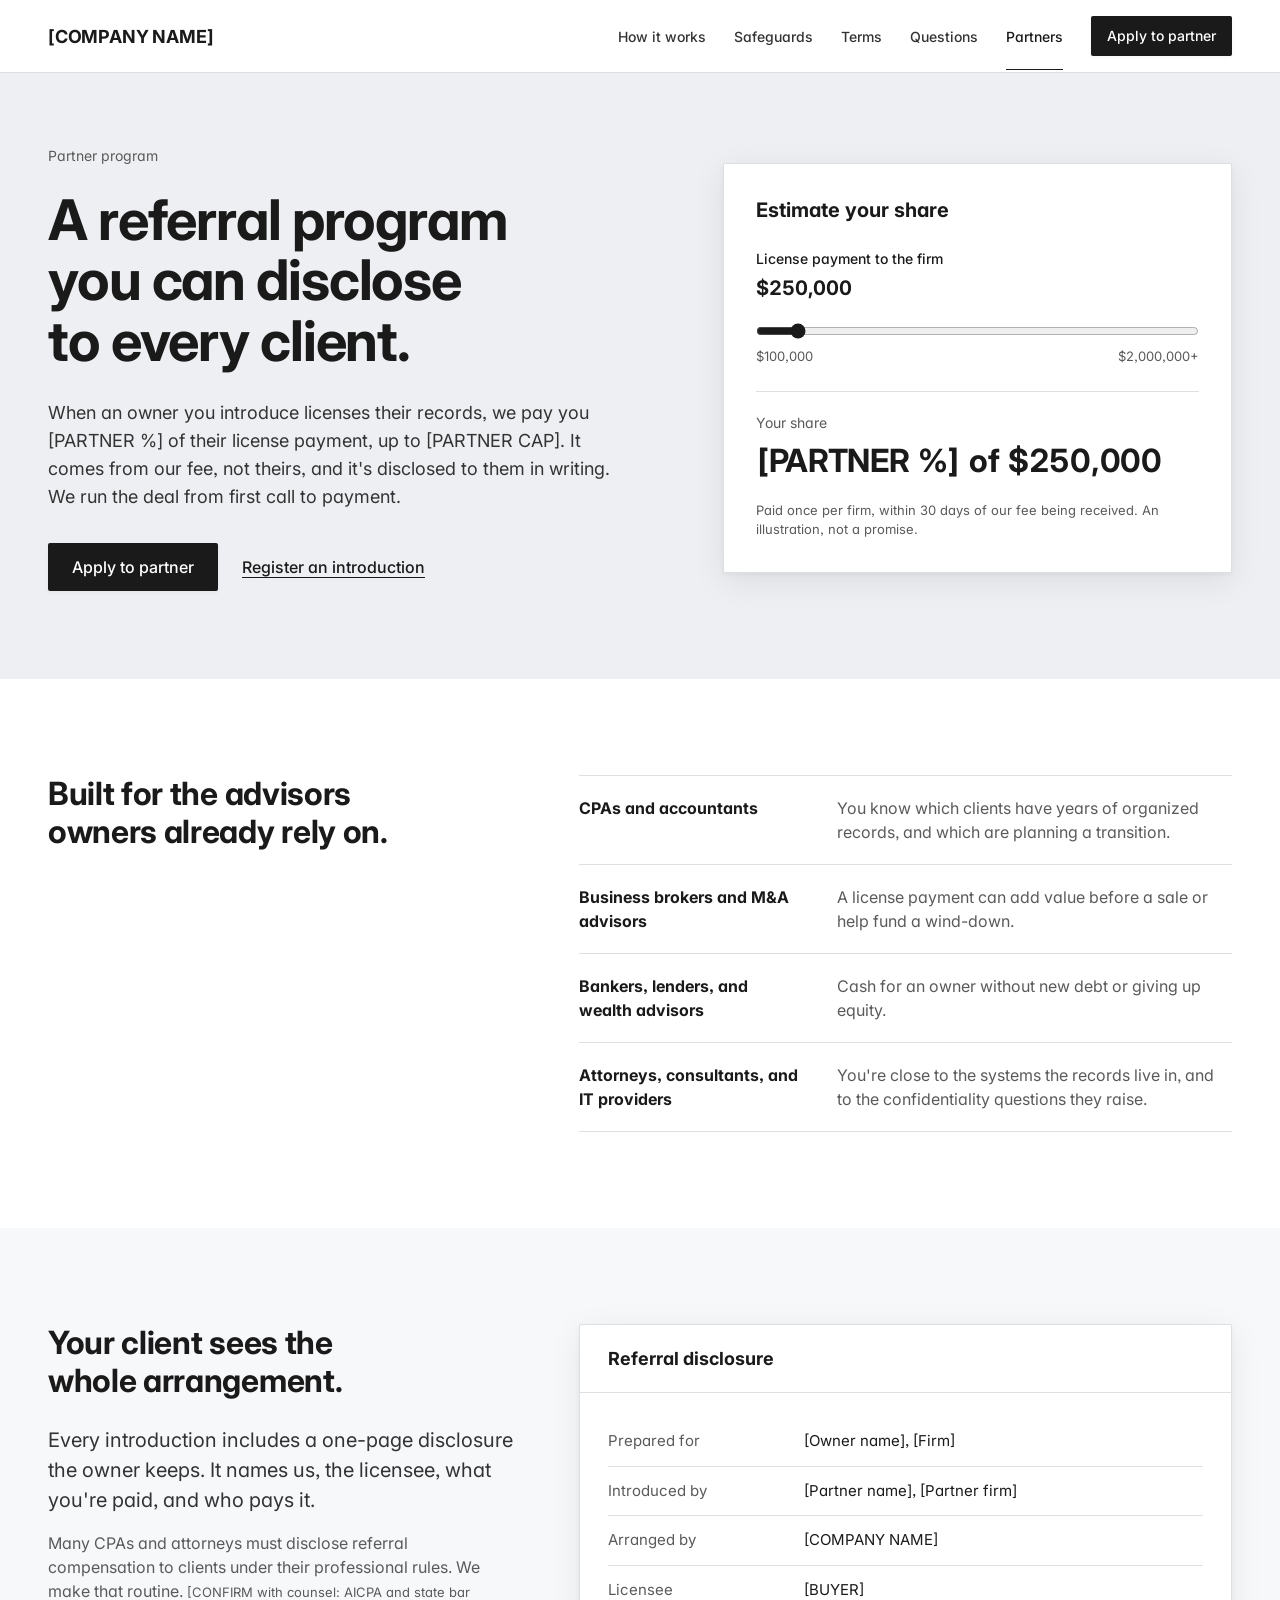
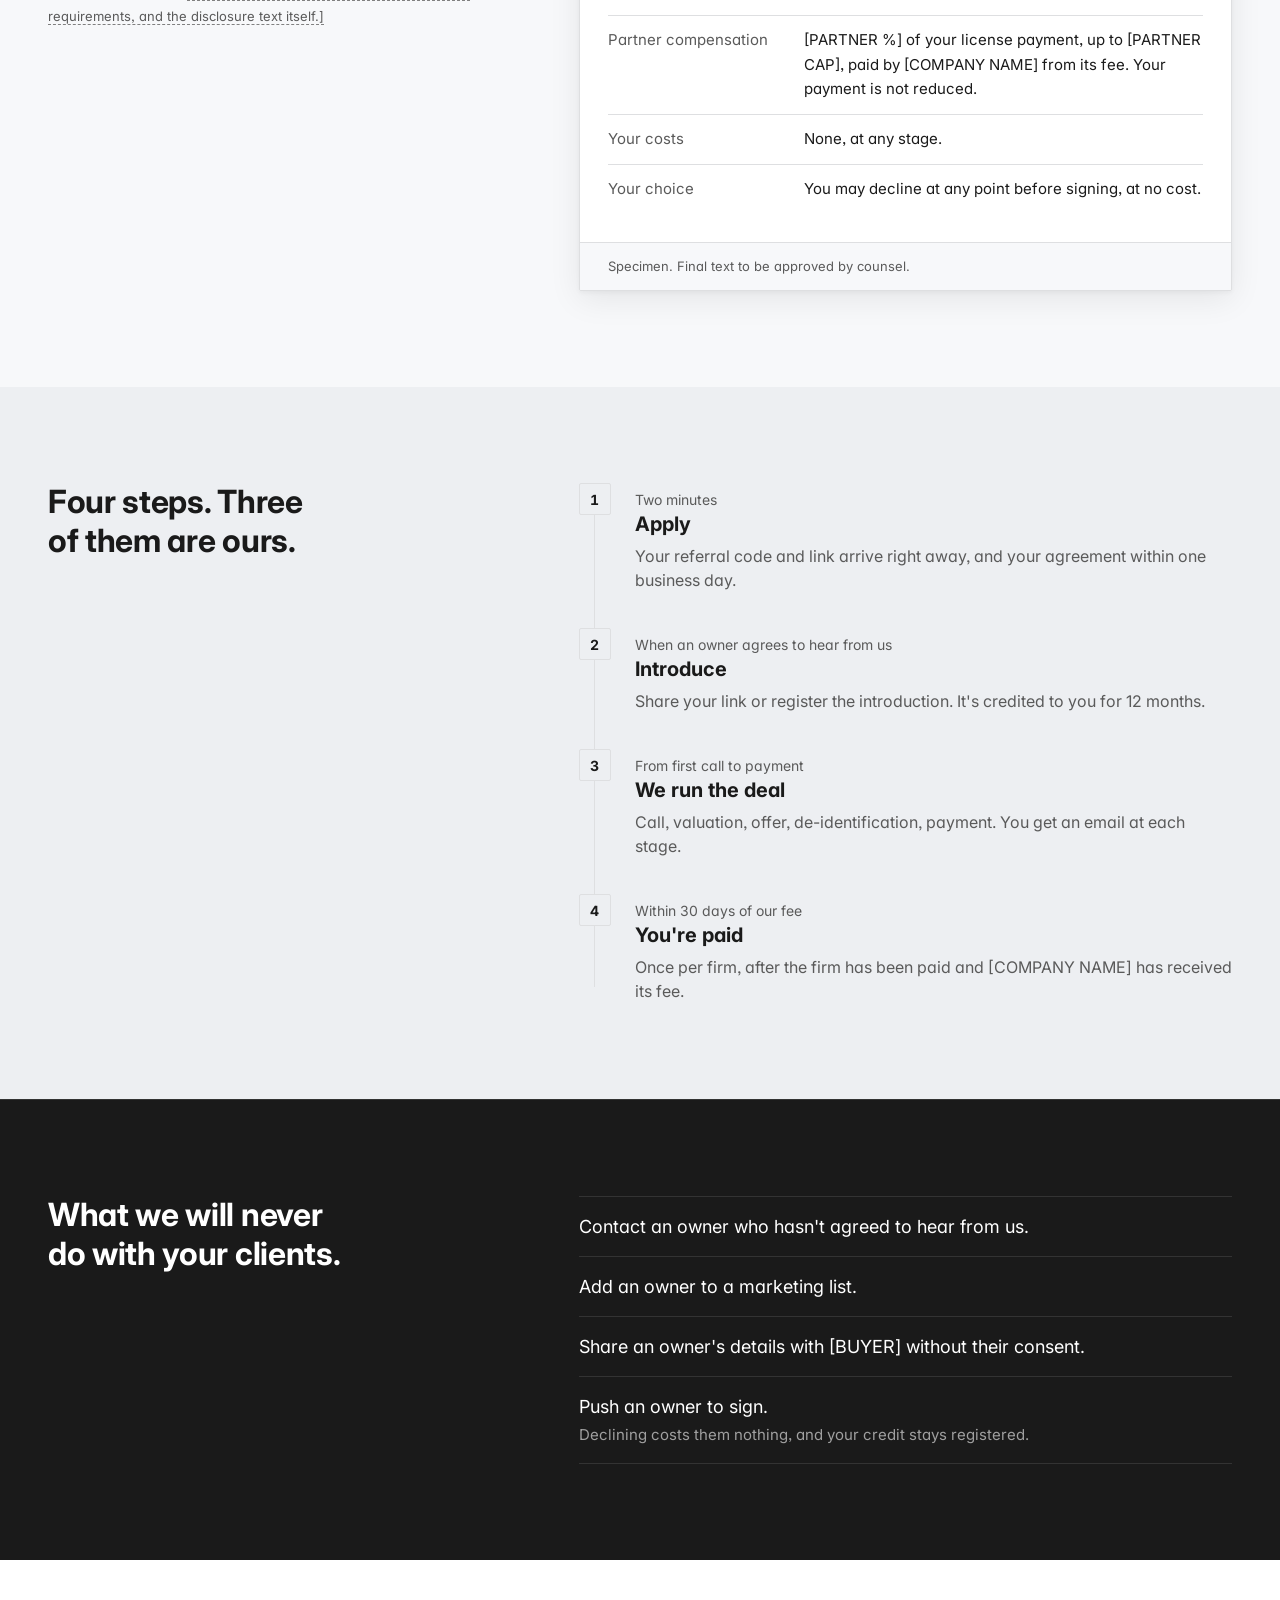
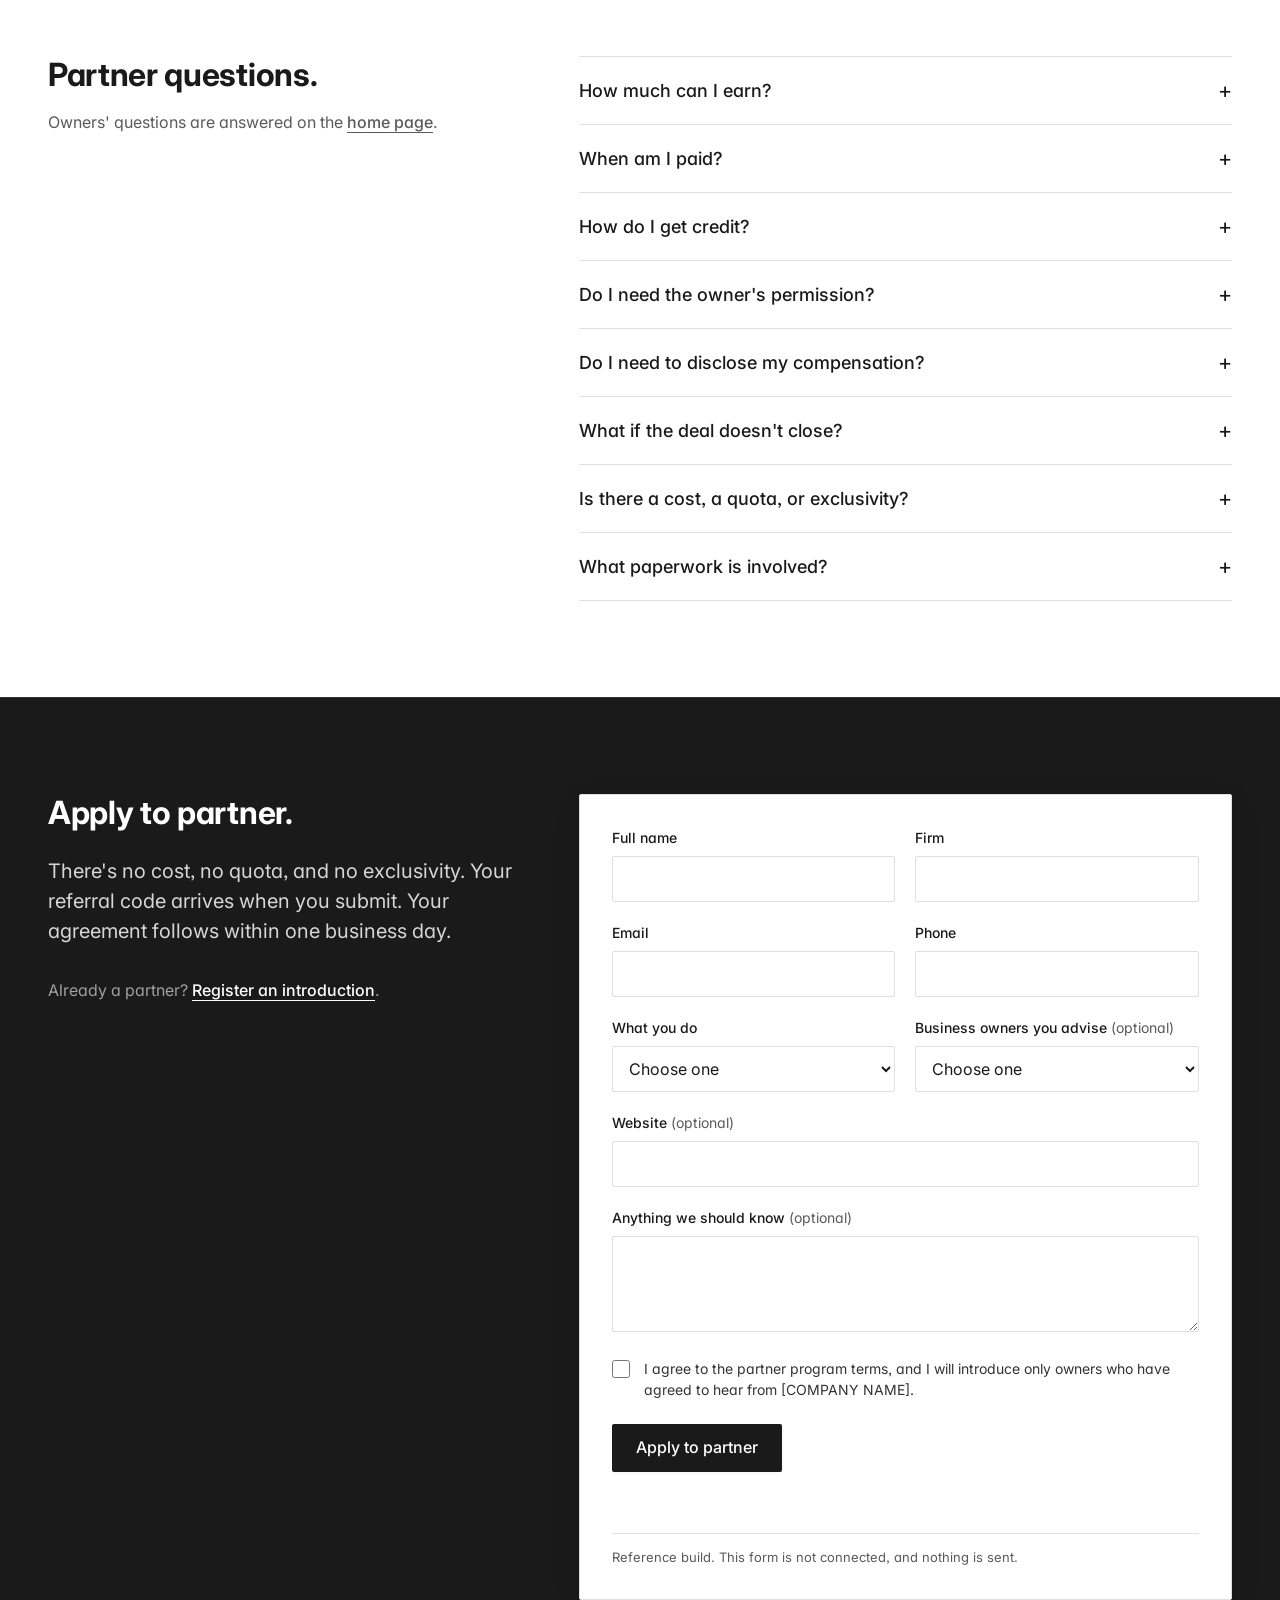
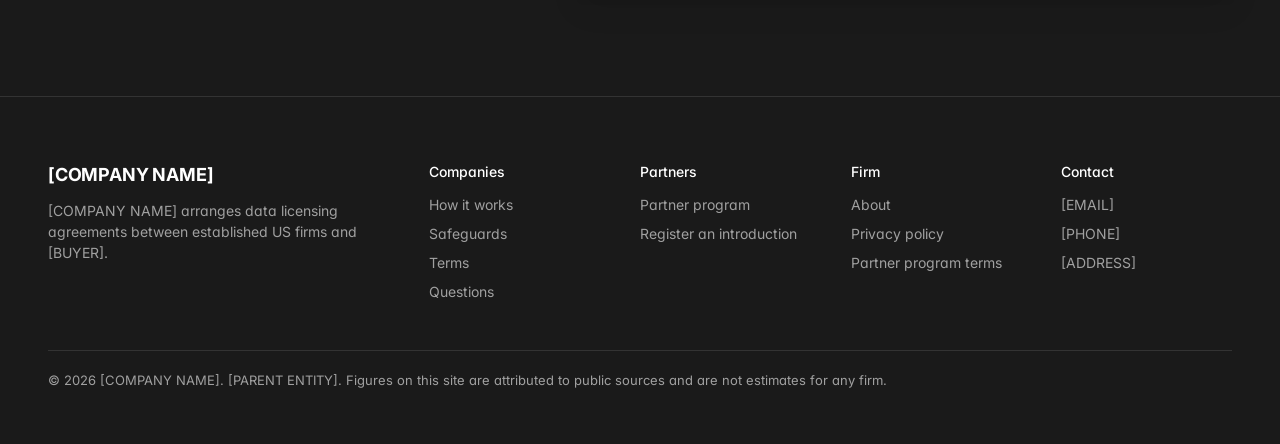
<file: reference/partners.html>
<!DOCTYPE html>
<html lang="en">
<head>
  <meta charset="utf-8">
  <meta name="viewport" content="width=device-width, initial-scale=1">
  <title>Partner program | [COMPANY NAME]</title>
  <meta name="description" content="A referral program for CPAs, brokers, bankers, attorneys, and advisors. Compensation comes from our fee and is disclosed to every owner in writing.">
  <link rel="preconnect" href="https://fonts.googleapis.com">
  <link rel="preconnect" href="https://fonts.gstatic.com" crossorigin>
  <link href="https://fonts.googleapis.com/css2?family=Inter:wght@400;500;700&display=swap" rel="stylesheet">
  <link rel="stylesheet" href="assets/site.css">
</head>
<body>

<a class="visually-hidden" href="#main">Skip to content</a>

<header class="site-header">
  <div class="wrap">
    <a class="brand" href="index.html">[COMPANY NAME]</a>
    <nav class="nav" aria-label="Primary">
      <ul>
        <li><a class="nav-link" href="index.html#how">How it works</a></li>
        <li><a class="nav-link" href="index.html#safeguards">Safeguards</a></li>
        <li><a class="nav-link" href="index.html#terms">Terms</a></li>
        <li><a class="nav-link" href="index.html#questions">Questions</a></li>
        <li><a class="nav-link" href="partners.html" aria-current="page">Partners</a></li>
      </ul>
      <a class="btn btn--small" href="#apply">Apply to partner</a>
    </nav>
  </div>
</header>

<main id="main">

  <section class="p-hero band--cloud" aria-labelledby="p-title">
    <div class="wrap">
      <div>
        <p class="eyebrow">Partner program</p>
        <h1 id="p-title">A referral program you can disclose to every client.</h1>
        <p class="sub">When an owner you introduce licenses their records, we pay you [PARTNER %] of their license payment, up to [PARTNER CAP]. It comes from our fee, not theirs, and it's disclosed to them in writing. We run the deal from first call to payment.</p>
        <div class="actions">
          <a class="btn" href="#apply">Apply to partner</a>
          <a class="text-link" href="#register">Register an introduction</a>
        </div>
      </div>

      <form class="object estimate" aria-labelledby="est-title" onsubmit="return false">
        <h2 class="h3" id="est-title">Estimate your share</h2>
        <div style="margin-top:24px">
          <label for="license-amount">License payment to the firm</label>
          <output class="amount" id="amount-out" for="license-amount">$250,000</output>
          <input type="range" id="license-amount" min="100000" max="2000000" step="25000" value="250000">
          <div class="range-ends" aria-hidden="true"><span>$100,000</span><span>$2,000,000+</span></div>
        </div>
        <div class="share">
          <p class="share-label" style="margin:0">Your share</p>
          <output class="share-value" id="share-out" for="license-amount" aria-live="polite">[PARTNER %] of $250,000</output>
        </div>
        <p class="note">Paid once per firm, within 30 days of our fee being received. An illustration, not a promise.</p>
      </form>
    </div>
  </section>

  <section class="band band--white" aria-labelledby="who-p-title">
    <div class="wrap split">
      <h2 class="h2" id="who-p-title">Built for the advisors owners already rely on.</h2>
      <ul class="rows who">
        <li><strong>CPAs and accountants</strong><span>You know which clients have years of organized records, and which are planning a transition.</span></li>
        <li><strong>Business brokers and M&amp;A advisors</strong><span>A license payment can add value before a sale or help fund a wind-down.</span></li>
        <li><strong>Bankers, lenders, and wealth advisors</strong><span>Cash for an owner without new debt or giving up equity.</span></li>
        <li><strong>Attorneys, consultants, and IT providers</strong><span>You're close to the systems the records live in, and to the confidentiality questions they raise.</span></li>
      </ul>
    </div>
  </section>

  <section class="band band--paper" aria-labelledby="disc-title">
    <div class="wrap split">
      <div>
        <h2 class="h2" id="disc-title">Your client sees the whole arrangement.</h2>
        <p class="lead">Every introduction includes a one-page disclosure the owner keeps. It names us, the licensee, what you're paid, and who pays it.</p>
        <p class="body">Many CPAs and attorneys must disclose referral compensation to clients under their professional rules. We make that routine. <span class="confirm">[CONFIRM with counsel: AICPA and state bar requirements, and the disclosure text itself.]</span></p>
      </div>
      <article class="object doc disclosure" aria-label="Specimen referral disclosure">
        <div class="doc-head"><p class="doc-title" style="margin:0">Referral disclosure</p></div>
        <div class="doc-body">
          <dl>
            <div><dt>Prepared for</dt><dd>[Owner name], [Firm]</dd></div>
            <div><dt>Introduced by</dt><dd>[Partner name], [Partner firm]</dd></div>
            <div><dt>Arranged by</dt><dd>[COMPANY NAME]</dd></div>
            <div><dt>Licensee</dt><dd>[BUYER]</dd></div>
            <div><dt>Partner compensation</dt><dd>[PARTNER %] of your license payment, up to [PARTNER CAP], paid by [COMPANY NAME] from its fee. Your payment is not reduced.</dd></div>
            <div><dt>Your costs</dt><dd>None, at any stage.</dd></div>
            <div><dt>Your choice</dt><dd>You may decline at any point before signing, at no cost.</dd></div>
          </dl>
        </div>
        <p class="doc-foot">Specimen. Final text to be approved by counsel.</p>
      </article>
    </div>
  </section>

  <section class="band band--cloud" aria-labelledby="how-p-title">
    <div class="wrap split">
      <h2 class="h2" id="how-p-title">Four steps. Three of them are ours.</h2>
      <ol class="steps">
        <li><span class="step-n">1</span><div><p class="step-when">Two minutes</p><h3>Apply</h3><p>Your referral code and link arrive right away, and your agreement within one business day.</p></div></li>
        <li><span class="step-n">2</span><div><p class="step-when">When an owner agrees to hear from us</p><h3>Introduce</h3><p>Share your link or register the introduction. It's credited to you for 12 months.</p></div></li>
        <li><span class="step-n">3</span><div><p class="step-when">From first call to payment</p><h3>We run the deal</h3><p>Call, valuation, offer, de-identification, payment. You get an email at each stage.</p></div></li>
        <li><span class="step-n">4</span><div><p class="step-when">Within 30 days of our fee</p><h3>You're paid</h3><p>Once per firm, after the firm has been paid and [COMPANY NAME] has received its fee.</p></div></li>
      </ol>
    </div>
  </section>

  <section class="band band--ink on-dark" aria-labelledby="never-title">
    <div class="wrap split">
      <h2 class="h2" id="never-title">What we will never do with your clients.</h2>
      <ul class="rows never">
        <li>Contact an owner who hasn't agreed to hear from us.</li>
        <li>Add an owner to a marketing list.</li>
        <li>Share an owner's details with [BUYER] without their consent.</li>
        <li>Push an owner to sign.<span>Declining costs them nothing, and your credit stays registered.</span></li>
      </ul>
    </div>
  </section>

  <section class="band band--white" aria-labelledby="pq-title">
    <div class="wrap split">
      <div>
        <h2 class="h2" id="pq-title">Partner questions.</h2>
        <p class="body">Owners' questions are answered on the <a class="text-link" href="index.html#questions">home page</a>.</p>
      </div>
      <div class="faq">
        <details><summary>How much can I earn?</summary><div class="answer"><p>[PARTNER %] of the license payment to the firm you introduce, up to [PARTNER CAP], paid once per firm. <span class="confirm">[CONFIRM: split economics are in the signed buyer agreement. Micro1's public referral program pays flat bounties, not percentages.]</span></p></div></details>
        <details><summary>When am I paid?</summary><div class="answer"><p>Within 30 days after the firm is paid and we receive our fee.</p></div></details>
        <details><summary>How do I get credit?</summary><div class="answer"><p>The first partner to register a firm, through their link or the registration page, holds the credit for 12 months.</p></div></details>
        <details><summary>Do I need the owner's permission?</summary><div class="answer"><p>Yes, before you register them. We contact them once and never add them to marketing lists.</p></div></details>
        <details><summary>Do I need to disclose my compensation?</summary><div class="answer"><p>We provide a written disclosure for every introduction. Whether your professional rules ask for more is a question for your licensing body or counsel.</p></div></details>
        <details><summary>What if the deal doesn't close?</summary><div class="answer"><p>No commission is owed and nothing is lost. Your registration holds for 12 months.</p></div></details>
        <details><summary>Is there a cost, a quota, or exclusivity?</summary><div class="answer"><p>No.</p></div></details>
        <details><summary>What paperwork is involved?</summary><div class="answer"><p>A partner agreement and a W-9.</p></div></details>
      </div>
    </div>
  </section>

  <section class="band band--ink on-dark" id="apply" aria-labelledby="apply-title">
    <div class="wrap split">
      <div>
        <h2 class="h2" id="apply-title">Apply to partner.</h2>
        <p class="lead">There's no cost, no quota, and no exclusivity. Your referral code arrives when you submit. Your agreement follows within one business day.</p>
        <p class="body" id="register" style="margin-top:32px">Already a partner? <a class="text-link" href="#register">Register an introduction</a>.</p>
      </div>
      <form class="object form" data-confirm="Application received. Your referral code is [CODE]." novalidate>
        <div class="form-grid">
          <div class="field"><label for="a-name">Full name</label><input id="a-name" name="name" autocomplete="name" required></div>
          <div class="field"><label for="a-firm">Firm</label><input id="a-firm" name="firm" autocomplete="organization" required></div>
          <div class="field"><label for="a-email">Email</label><input id="a-email" name="email" type="email" autocomplete="email" required></div>
          <div class="field"><label for="a-phone">Phone</label><input id="a-phone" name="phone" type="tel" autocomplete="tel" required></div>
          <div class="field"><label for="a-role">What you do</label>
            <select id="a-role" name="role" required>
              <option value="">Choose one</option>
              <option>CPA or accountant</option>
              <option>Business broker or M&amp;A advisor</option>
              <option>Banker or lender</option>
              <option>Wealth advisor</option>
              <option>Attorney</option>
              <option>Consultant</option>
              <option>IT provider</option>
              <option>Other</option>
            </select>
          </div>
          <div class="field"><label for="a-network">Business owners you advise <span class="hint">(optional)</span></label>
            <select id="a-network" name="network">
              <option value="">Choose one</option>
              <option>Under 25</option>
              <option>25 to 100</option>
              <option>100 to 500</option>
              <option>More than 500</option>
            </select>
          </div>
          <div class="field full"><label for="a-site">Website <span class="hint">(optional)</span></label><input id="a-site" name="website" type="url" autocomplete="url"></div>
          <div class="field full"><label for="a-note">Anything we should know <span class="hint">(optional)</span></label><textarea id="a-note" name="note"></textarea></div>
          <div class="field full" aria-hidden="true" style="position:absolute;left:-9999px"><label for="a-hp">Leave this empty</label><input id="a-hp" name="company_website" tabindex="-1" autocomplete="off"></div>
          <label class="consent full"><input type="checkbox" name="agree" required><span>I agree to the partner program terms, and I will introduce only owners who have agreed to hear from [COMPANY NAME].</span></label>
        </div>
        <button class="btn" type="submit">Apply to partner</button>
        <p class="form-status" role="status" aria-live="polite"></p>
        <p class="preview-flag">Reference build. This form is not connected, and nothing is sent.</p>
      </form>
    </div>
  </section>

</main>

<footer class="site-footer on-dark">
  <div class="wrap">
    <div class="footer-grid">
      <div>
        <a class="brand" href="index.html">[COMPANY NAME]</a>
        <p style="margin:0;max-width:36ch">[COMPANY NAME] arranges data licensing agreements between established US firms and [BUYER].</p>
      </div>
      <div><h2>Companies</h2><ul><li><a href="index.html#how">How it works</a></li><li><a href="index.html#safeguards">Safeguards</a></li><li><a href="index.html#terms">Terms</a></li><li><a href="index.html#questions">Questions</a></li></ul></div>
      <div><h2>Partners</h2><ul><li><a href="partners.html">Partner program</a></li><li><a href="#register">Register an introduction</a></li></ul></div>
      <div><h2>Firm</h2><ul><li><a href="#">About</a></li><li><a href="#">Privacy policy</a></li><li><a href="#">Partner program terms</a></li></ul></div>
      <div><h2>Contact</h2><ul><li>[EMAIL]</li><li>[PHONE]</li><li>[ADDRESS]</li></ul></div>
    </div>
    <p class="legal">© 2026 [COMPANY NAME]. [PARENT ENTITY]. Figures on this site are attributed to public sources and are not estimates for any firm.</p>
  </div>
</footer>

<script src="assets/site.js"></script>
</body>
</html>
</file>
<file: reference/assets/site.css>
/* Reference build: tokens from design-reference_glassnode.md,
   composition from design-direction.md. */

:root {
  --ink: #1a1a1a;
  --black: #000000;
  --graphite: #333333;
  --iron: #5a5a5a;
  --steel: #808080;
  --fog: #a0a0a0;
  --mist: #dedfe1;
  --cloud: #edeff2;
  --paper: #f7f8fa;
  --white: #ffffff;
  --glacier: #e2e7fc;

  --font: "Inter", ui-sans-serif, system-ui, -apple-system, "Segoe UI", sans-serif;
  --radius: 2px;
  --shadow-btn: rgba(0, 0, 0, 0.04) 0 2px 4px 0;
  --shadow-object: rgba(0, 0, 0, 0.04) 0 2px 4px 0, rgba(0, 0, 0, 0.08) 0 8px 32px 0;

  --gutter: 24px;
  --band: 64px;
  --max: 1200px;
}

@media (min-width: 900px) {
  :root { --gutter: 48px; --band: 96px; }
}

*, *::before, *::after { box-sizing: border-box; }

html { scroll-behavior: smooth; }

body {
  margin: 0;
  font-family: var(--font);
  font-size: 16px;
  line-height: 1.5;
  color: var(--ink);
  background: var(--cloud);
  -webkit-font-smoothing: antialiased;
  font-feature-settings: "cv11", "ss03";
}

img, svg { display: block; max-width: 100%; }

a { color: inherit; }

:focus-visible {
  outline: 2px solid var(--ink);
  outline-offset: 2px;
}

.on-dark :focus-visible { outline-color: var(--white); }

.visually-hidden {
  position: absolute !important;
  width: 1px; height: 1px;
  overflow: hidden;
  clip: rect(0 0 0 0);
  white-space: nowrap;
}

.wrap {
  max-width: calc(var(--max) + var(--gutter) * 2);
  margin: 0 auto;
  padding: 0 var(--gutter);
}

/* ---------- Type ---------- */

h1, h2, h3, h4 { margin: 0; font-weight: 700; }

.h2 {
  font-size: 32px;
  line-height: 1.2;
  letter-spacing: -0.01em;
  max-width: 22ch;
}

.h3 { font-size: 20px; line-height: 1.4; }

.lead {
  font-size: 20px;
  line-height: 1.5;
  color: var(--graphite);
  max-width: 56ch;
  margin: 24px 0 0;
}

.body { color: var(--iron); max-width: 64ch; margin: 16px 0 0; }

.caption { font-size: 14px; line-height: 1.5; color: var(--iron); margin: 16px 0 0; max-width: 64ch; }

.num { font-variant-numeric: tabular-nums; }

.placeholder-note { color: var(--iron); }

.on-dark { color: var(--white); }
.on-dark .lead { color: #d6d6d6; }
.on-dark .body, .on-dark .caption { color: var(--fog); }

/* ---------- Buttons and links ---------- */

.btn {
  display: inline-flex;
  align-items: center;
  justify-content: center;
  min-height: 48px;
  padding: 12px 24px;
  border: 0;
  border-radius: var(--radius);
  background: var(--ink);
  color: var(--white);
  font: 500 16px/1.3 var(--font);
  text-decoration: none;
  cursor: pointer;
  box-shadow: var(--shadow-btn);
  transition: background-color 150ms ease;
}

.btn:hover { background: var(--black); }

.btn--small { min-height: 40px; padding: 8px 16px; font-size: 14px; }

.on-dark .btn { background: var(--white); color: var(--ink); box-shadow: none; }
.on-dark .btn:hover { background: var(--cloud); }

.text-link {
  font-weight: 500;
  text-decoration: underline;
  text-decoration-thickness: 1px;
  text-underline-offset: 4px;
}

.text-link:hover { text-decoration-thickness: 2px; }

.actions { display: flex; flex-wrap: wrap; align-items: center; gap: 16px 24px; margin-top: 32px; }

/* ---------- Header ---------- */

.site-header {
  background: var(--white);
  border-bottom: 1px solid var(--mist);
  position: relative;
  z-index: 5;
}

.site-header .wrap {
  display: flex;
  align-items: center;
  justify-content: space-between;
  gap: 24px;
  min-height: 72px;
}

.brand { font-weight: 700; font-size: 18px; text-decoration: none; letter-spacing: -0.01em; }

.nav { display: flex; align-items: center; gap: 28px; }

.nav ul { display: none; list-style: none; margin: 0; padding: 0; gap: 28px; }

.nav a.nav-link {
  font-size: 14px;
  font-weight: 500;
  color: var(--graphite);
  text-decoration: none;
  padding: 24px 0;
  border-bottom: 1px solid transparent;
}

.nav a.nav-link:hover, .nav a.nav-link[aria-current="page"] { border-bottom-color: var(--ink); color: var(--ink); }

@media (min-width: 1000px) { .nav ul { display: flex; } }

/* ---------- Hero (approximation of the supplied ATRIUM mosaic) ---------- */

.hero { background: var(--cloud); overflow: hidden; }

.hero .wrap {
  display: grid;
  grid-template-columns: 1fr;
  gap: 40px;
  padding-top: 56px;
}

.hero-copy { align-self: center; padding-bottom: 8px; }

.eyebrow { font-size: 14px; color: var(--iron); margin: 0 0 24px; }

.hero h1 {
  font-size: clamp(40px, 4.6vw, 58px);
  line-height: 1.08;
  letter-spacing: -0.02em;
  max-width: 18ch;
}

.hero h1 .second { display: block;
}

.hero .sub {
  font-size: 18px;
  line-height: 1.55;
  color: var(--graphite);
  max-width: 50ch;
  margin: 28px 0 0;
}

.assurances {
  display: grid;
  grid-template-columns: repeat(3, minmax(0, 1fr));
  gap: 16px;
  list-style: none;
  padding: 0;
  margin: 40px 0 0;
  max-width: 560px;
}

.assurances li {
  border-top: 1px solid var(--ash, #bfbfbf);
  padding-top: 12px;
  font-size: 13px;
  line-height: 1.4;
  color: var(--iron);
}

.mosaic {
  --loop: 14.6s;
  display: grid;
  grid-template-columns: repeat(3, 1fr);
  gap: 16px;
  height: 520px;
  overflow: hidden;
  position: relative;
}

.mosaic::after {
  content: "";
  position: absolute;
  inset: 0;
  background-image: var(--grain);
  opacity: 0.18;
  mix-blend-mode: multiply;
  pointer-events: none;
}

.mosaic .col { overflow: hidden; }

.mosaic .track { display: flex; flex-direction: column; gap: 16px; animation: up var(--loop) linear infinite; }

.mosaic .col:nth-child(2) .track { animation-name: down; }

.mosaic .tile {
  background: #c9cbce center / cover no-repeat;
  filter: grayscale(1);
  border-radius: var(--radius);
  aspect-ratio: 3 / 5;
}

.mosaic .tile.short { aspect-ratio: 4 / 5; }

@keyframes up { from { transform: translateY(0); } to { transform: translateY(calc(-50% - 8px)); } }
@keyframes down { from { transform: translateY(calc(-50% - 8px)); } to { transform: translateY(0); } }

@media (min-width: 960px) {
  .hero .wrap {
    grid-template-columns: minmax(0, 6fr) minmax(0, 5fr);
    grid-template-rows: 100%;
    gap: 56px;
    padding-top: 0;
    height: clamp(640px, calc(100vh - 72px), 860px);
  }
  .hero-copy { padding: 48px 0; }
  .mosaic { height: 100%; }
}

/* ---------- Bands and section grid ---------- */

.band { padding: var(--band) 0; }
.band--white { background: var(--white); }
.band--paper { background: var(--paper); }
.band--cloud { background: var(--cloud); }
.band--ink { background: var(--ink); color: var(--white); }
.band + .band--ink, .band--ink + .band--ink { border-top: 1px solid var(--graphite); }

.split { display: grid; gap: 40px; }

@media (min-width: 960px) {
  .split { grid-template-columns: minmax(0, 5fr) minmax(0, 7fr); gap: 64px; }
  .split--even { grid-template-columns: minmax(0, 1fr) minmax(0, 1fr); }
  .sticky { position: sticky; top: 32px; align-self: start; }
}

.object {
  background: var(--white);
  border: 1px solid var(--mist);
  border-radius: var(--radius);
  box-shadow: var(--shadow-object);
  color: var(--ink);
}

/* ---------- Rows (generic hairline list) ---------- */

.rows { list-style: none; margin: 0; padding: 0; border-top: 1px solid var(--mist); }
.rows > li { border-bottom: 1px solid var(--mist); padding: 16px 0; }
.on-dark .rows, .on-dark .rows > li { border-color: var(--graphite); }

/* ---------- Eligibility check ---------- */

.tiers { margin: 32px 0 0; border-top: 1px solid var(--mist); }

.tiers div {
  display: grid;
  grid-template-columns: 9.5rem 1fr;
  gap: 16px;
  align-items: baseline;
  border-bottom: 1px solid var(--mist);
  padding: 14px 0;
}

.tiers dt { font-size: 20px; font-weight: 700; font-variant-numeric: tabular-nums; white-space: nowrap; }
.tiers dd { margin: 0; color: var(--iron); }

.check { padding: 32px; }

.check fieldset { border: 0; margin: 0 0 24px; padding: 0; }

.check legend { font-size: 14px; font-weight: 500; margin-bottom: 10px; padding: 0; }

.choices { display: flex; flex-wrap: wrap; gap: 8px; }

.choice { position: relative; }

.choice input { position: absolute; opacity: 0; inset: 0; margin: 0; cursor: pointer; }

.choice span {
  display: inline-block;
  padding: 9px 14px;
  font-size: 14px;
  line-height: 1.3;
  border: 1px solid var(--mist);
  border-radius: var(--radius);
  background: var(--white);
  transition: background-color 150ms ease, border-color 150ms ease, color 150ms ease;
}

.choice input:hover + span { border-color: var(--steel); }
.choice input:checked + span { background: var(--ink); border-color: var(--ink); color: var(--white); }
.choice input:focus-visible + span { outline: 2px solid var(--ink); outline-offset: 2px; }

.result {
  border-top: 1px solid var(--mist);
  padding-top: 24px;
  margin-top: 8px;
  min-height: 132px;
}

.result h3 { font-size: 20px; }
.result p { margin: 8px 0 0; color: var(--iron); max-width: 52ch; }
.result .btn { margin-top: 20px; }
.result.is-empty p { color: var(--steel); }

/* ---------- Ledger ---------- */

.ledger { margin-top: 48px; border-top: 1px solid var(--graphite); }

.ledger-row {
  display: grid;
  grid-template-columns: 1fr;
  gap: 6px;
  padding: 24px 0;
  border-bottom: 1px solid var(--graphite);
}

.ledger-head { display: none; }

.ledger-figure { font-size: 28px; line-height: 1.2; font-weight: 700; font-variant-numeric: tabular-nums; letter-spacing: -0.01em; }
.ledger-what { color: #d6d6d6; max-width: 58ch; }
.ledger-source { font-size: 14px; color: var(--fog); }

@media (min-width: 900px) {
  .ledger-row { grid-template-columns: minmax(0, 3fr) minmax(0, 6fr) minmax(0, 3fr); gap: 32px; align-items: baseline; }
  .ledger-figure { font-size: 32px; }
  .ledger-head { display: grid; padding: 0 0 12px; font-size: 14px; color: var(--fog); border-bottom: 0; }
}

/* ---------- Two-column table (why records have value, terms) ---------- */

.table { width: 100%; border-collapse: collapse; }

.table th, .table td {
  text-align: left;
  vertical-align: top;
  padding: 16px 24px 16px 0;
  border-bottom: 1px solid var(--mist);
}

.table thead th { font-size: 14px; font-weight: 500; color: var(--iron); padding-top: 0; }

.table tbody tr:first-child th, .table tbody tr:first-child td { border-top: 1px solid var(--mist); }

.table tbody th { font-weight: 500; width: 36%; }

.table td { color: var(--iron); }

.table--terms tbody th { width: 30%; }
.table--terms td { color: var(--ink); }

.confirm {
  display: inline;
  font-size: 13px;
  color: var(--iron);
  border-bottom: 1px dashed var(--steel);
}

/* ---------- Specimen ---------- */

.specimen-wrap { display: grid; gap: 16px; }

.toggle {
  display: inline-flex;
  border: 1px solid var(--mist);
  border-radius: var(--radius);
  background: var(--white);
  padding: 3px;
  justify-self: start;
}

.toggle button {
  font: 500 14px/1.3 var(--font);
  color: var(--iron);
  background: transparent;
  border: 0;
  border-radius: var(--radius);
  padding: 9px 16px;
  cursor: pointer;
}

.toggle button[aria-pressed="true"] { background: var(--ink); color: var(--white); }

.doc { padding: 0; overflow: hidden; }

.doc-head { border-bottom: 1px solid var(--mist); padding: 20px 28px; display: grid; gap: 6px; }

.doc-head div { display: grid; grid-template-columns: 72px 1fr; gap: 12px; font-size: 15px; }
.doc-head dt { color: var(--iron); }
.doc-head dd { margin: 0; }

.doc-body { padding: 24px 28px 28px; font-size: 15px; line-height: 1.65; }
.doc-body p { margin: 0; max-width: 62ch; }

.doc-foot {
  border-top: 1px solid var(--mist);
  padding: 14px 28px;
  font-size: 13px;
  color: var(--iron);
  background: var(--paper);
}

.r {
  transition: opacity 200ms ease, background-color 200ms ease;
  border-radius: var(--radius);
}

[data-mode="original"] .r { box-shadow: inset 0 -1px 0 var(--steel); }

[data-mode="licensed"] .r { background: var(--glacier); padding: 1px 4px; font-weight: 500; }

.r.is-swapping { opacity: 0; }

.safeguards { margin-top: 32px; }
.safeguards li { display: grid; gap: 4px; }
.safeguards strong { font-weight: 700; }
.safeguards span { color: var(--iron); }

/* ---------- Sequence ---------- */

.steps { list-style: none; margin: 0; padding: 0; position: relative; }

.steps::before {
  content: "";
  position: absolute;
  left: 15px;
  top: 16px;
  bottom: 16px;
  width: 1px;
  background: var(--mist);
}

.steps li { display: grid; grid-template-columns: 32px 1fr; gap: 24px; padding: 0 0 36px; position: relative; }
.steps li:last-child { padding-bottom: 0; }

.step-n {
  width: 32px;
  height: 32px;
  display: grid;
  place-items: center;
  font-size: 14px;
  font-weight: 700;
  background: var(--white);
  border: 1px solid var(--mist);
  border-radius: var(--radius);
  font-variant-numeric: tabular-nums;
}

.band--cloud .step-n { background: var(--cloud); }

.step-when { font-size: 14px; color: var(--iron); margin: 4px 0 2px; }
.steps h3 { font-size: 20px; line-height: 1.4; }
.steps p { margin: 6px 0 0; color: var(--iron); max-width: 60ch; }

.parts { margin-top: 40px; }
.parts li { display: grid; gap: 4px; }
.parts strong { font-weight: 700; }
.parts span { color: var(--iron); }

.closing { margin-top: 40px; padding-top: 20px; border-top: 1px solid var(--mist); color: var(--graphite); max-width: 64ch; }

/* ---------- Diagram ---------- */

.flow { margin-top: 64px; }

.flow-figure { padding: 32px; margin: 24px 0 0; }

.flow-figure svg { width: 100%; height: auto; }

.flow-list { display: none; }

@media (max-width: 719px) {
  .flow-figure svg { display: none; }
  .flow-list { display: block; margin: 0; padding-left: 20px; }
  .flow-list li { margin: 0 0 10px; }
}

/* ---------- Statement band ---------- */

.statement .h2 { font-size: clamp(28px, 3.4vw, 40px); max-width: 18ch; }

/* ---------- Fit ---------- */

.fit-cols { display: grid; gap: 40px; margin-top: 48px; }

@media (min-width: 900px) { .fit-cols { grid-template-columns: 1fr 1fr; gap: 64px; } }

.fit-cols h3 { font-size: 20px; margin-bottom: 16px; }
.fit-cols li { color: var(--graphite); }
.fit-cols .not li { color: var(--iron); }

/* ---------- Questions ---------- */

.faq { border-top: 1px solid var(--mist); }

.faq details { border-bottom: 1px solid var(--mist); }

.faq summary {
  list-style: none;
  cursor: pointer;
  display: grid;
  grid-template-columns: 1fr 24px;
  gap: 16px;
  align-items: center;
  padding: 20px 0;
  font-size: 18px;
  font-weight: 500;
}

.faq summary::-webkit-details-marker { display: none; }

.faq summary::after {
  content: "+";
  font-size: 22px;
  font-weight: 400;
  line-height: 1;
  justify-self: end;
  transition: transform 150ms ease;
}

.faq details[open] summary::after { transform: rotate(45deg); }

.faq .answer { padding: 0 40px 24px 0; color: var(--iron); max-width: 64ch; }
.faq .answer p { margin: 0; }

/* ---------- Forms ---------- */

.form { padding: 32px; }

.form-grid { display: grid; gap: 20px; }

@media (min-width: 640px) { .form-grid { grid-template-columns: 1fr 1fr; } .form-grid .full { grid-column: 1 / -1; } }

.field label, .field .label { display: block; font-size: 14px; font-weight: 500; margin-bottom: 8px; }

.field .hint { font-weight: 400; color: var(--iron); }

.field input, .field select, .field textarea {
  width: 100%;
  min-height: 46px;
  padding: 10px 12px;
  font: 400 16px/1.4 var(--font);
  color: var(--ink);
  background: var(--white);
  border: 1px solid var(--mist);
  border-radius: var(--radius);
}

.field textarea { min-height: 96px; resize: vertical; }

.field input:focus, .field select:focus, .field textarea:focus { outline: 2px solid var(--ink); outline-offset: 2px; border-color: var(--ink); }

.consent { display: grid; grid-template-columns: 20px 1fr; gap: 12px; align-items: start; font-size: 14px; color: var(--graphite); }
.consent input { width: 18px; height: 18px; margin: 2px 0 0; accent-color: var(--ink); }

.form .btn { margin-top: 24px; }

.form-status { margin: 16px 0 0; font-size: 14px; color: var(--graphite); min-height: 1.5em; }

.preview-flag { font-size: 13px; color: var(--iron); border-top: 1px solid var(--mist); margin: 24px 0 0; padding-top: 14px; }

.reassure { margin-top: 32px; }
.reassure li { color: #d6d6d6; }

/* ---------- Partners page ---------- */

.p-hero .wrap { display: grid; gap: 48px; padding-top: 72px; padding-bottom: 88px; }

@media (min-width: 960px) { .p-hero .wrap { grid-template-columns: minmax(0, 6fr) minmax(0, 5fr); gap: 64px; align-items: center; } }

.p-hero h1 { font-size: clamp(38px, 4.6vw, 56px); line-height: 1.08; letter-spacing: -0.02em; max-width: 16ch; }

.estimate { padding: 32px; }
.estimate label { font-size: 14px; font-weight: 500; display: block; }
.estimate output { display: block; }
.estimate .amount { font-size: 20px; font-weight: 700; margin-top: 4px; font-variant-numeric: tabular-nums; }
.estimate input[type="range"] { width: 100%; margin: 20px 0 8px; accent-color: var(--ink); }
.range-ends { display: flex; justify-content: space-between; font-size: 13px; color: var(--iron); }
.estimate .share { border-top: 1px solid var(--mist); margin-top: 24px; padding-top: 20px; }
.estimate .share-label { font-size: 14px; color: var(--iron); }
.estimate .share-value { font-size: 32px; font-weight: 700; font-variant-numeric: tabular-nums; letter-spacing: -0.01em; margin-top: 4px; }
.estimate .note { font-size: 13px; color: var(--iron); margin: 16px 0 0; }

.who li { display: grid; gap: 4px; padding: 20px 0; }
@media (min-width: 900px) { .who li { grid-template-columns: minmax(0, 4fr) minmax(0, 7fr); gap: 32px; } }
.who strong { font-weight: 700; }
.who span { color: var(--iron); }

.disclosure .doc-body dl { margin: 0; display: grid; gap: 0; }
.disclosure .doc-body dl div { display: grid; grid-template-columns: 1fr; gap: 2px; padding: 12px 0; border-bottom: 1px solid var(--mist); }
@media (min-width: 640px) { .disclosure .doc-body dl div { grid-template-columns: 180px 1fr; gap: 16px; } }
.disclosure .doc-body dl div:last-child { border-bottom: 0; }
.disclosure dt { color: var(--iron); }
.disclosure dd { margin: 0; }
.disclosure .doc-title { font-size: 18px; font-weight: 700; }

.never li { font-size: 18px; color: var(--white); }
.never li span { display: block; font-size: 15px; color: var(--fog); margin-top: 4px; }

/* ---------- Footer ---------- */

.site-footer { background: var(--ink); color: var(--fog); padding: 64px 0 40px; font-size: 14px; border-top: 1px solid var(--graphite); }

.footer-grid { display: grid; gap: 40px; }

@media (min-width: 900px) { .footer-grid { grid-template-columns: minmax(0, 4fr) repeat(4, minmax(0, 2fr)); } }

.site-footer .brand { color: var(--white); display: inline-block; margin-bottom: 12px; }
.site-footer h2 { font-size: 14px; font-weight: 500; color: var(--white); margin: 0 0 12px; }
.site-footer ul { list-style: none; margin: 0; padding: 0; display: grid; gap: 8px; }
.site-footer a { text-decoration: none; }
.site-footer a:hover { color: var(--white); text-decoration: underline; text-underline-offset: 4px; }
.legal { border-top: 1px solid var(--graphite); margin-top: 48px; padding-top: 20px; font-size: 13px; }

/* ---------- Reduced motion ---------- */

@media (prefers-reduced-motion: reduce) {
  html { scroll-behavior: auto; }
  *, *::before, *::after { transition: none !important; animation: none !important; }
}

/* Objects placed on dark bands keep light-surface styling */
.on-dark .object { color: var(--ink); }
.on-dark .object .btn { background: var(--ink); color: var(--white); box-shadow: var(--shadow-btn); }
.on-dark .object .btn:hover { background: var(--black); }
.on-dark .object :focus-visible { outline-color: var(--ink); }
.on-dark .text-link { color: var(--white); }

.p-hero .sub { font-size: 18px; line-height: 1.55; color: var(--graphite); max-width: 52ch; margin: 28px 0 0; }

@media (max-width: 599px) {
  .assurances { grid-template-columns: 1fr; gap: 0; }
  .assurances li { padding: 10px 0; }
  .brand { font-size: 16px; }
}

h1, h2, .h2 { text-wrap: balance; }

.doc-head { margin: 0; }
.doc-foot { margin: 0; }
</file>
